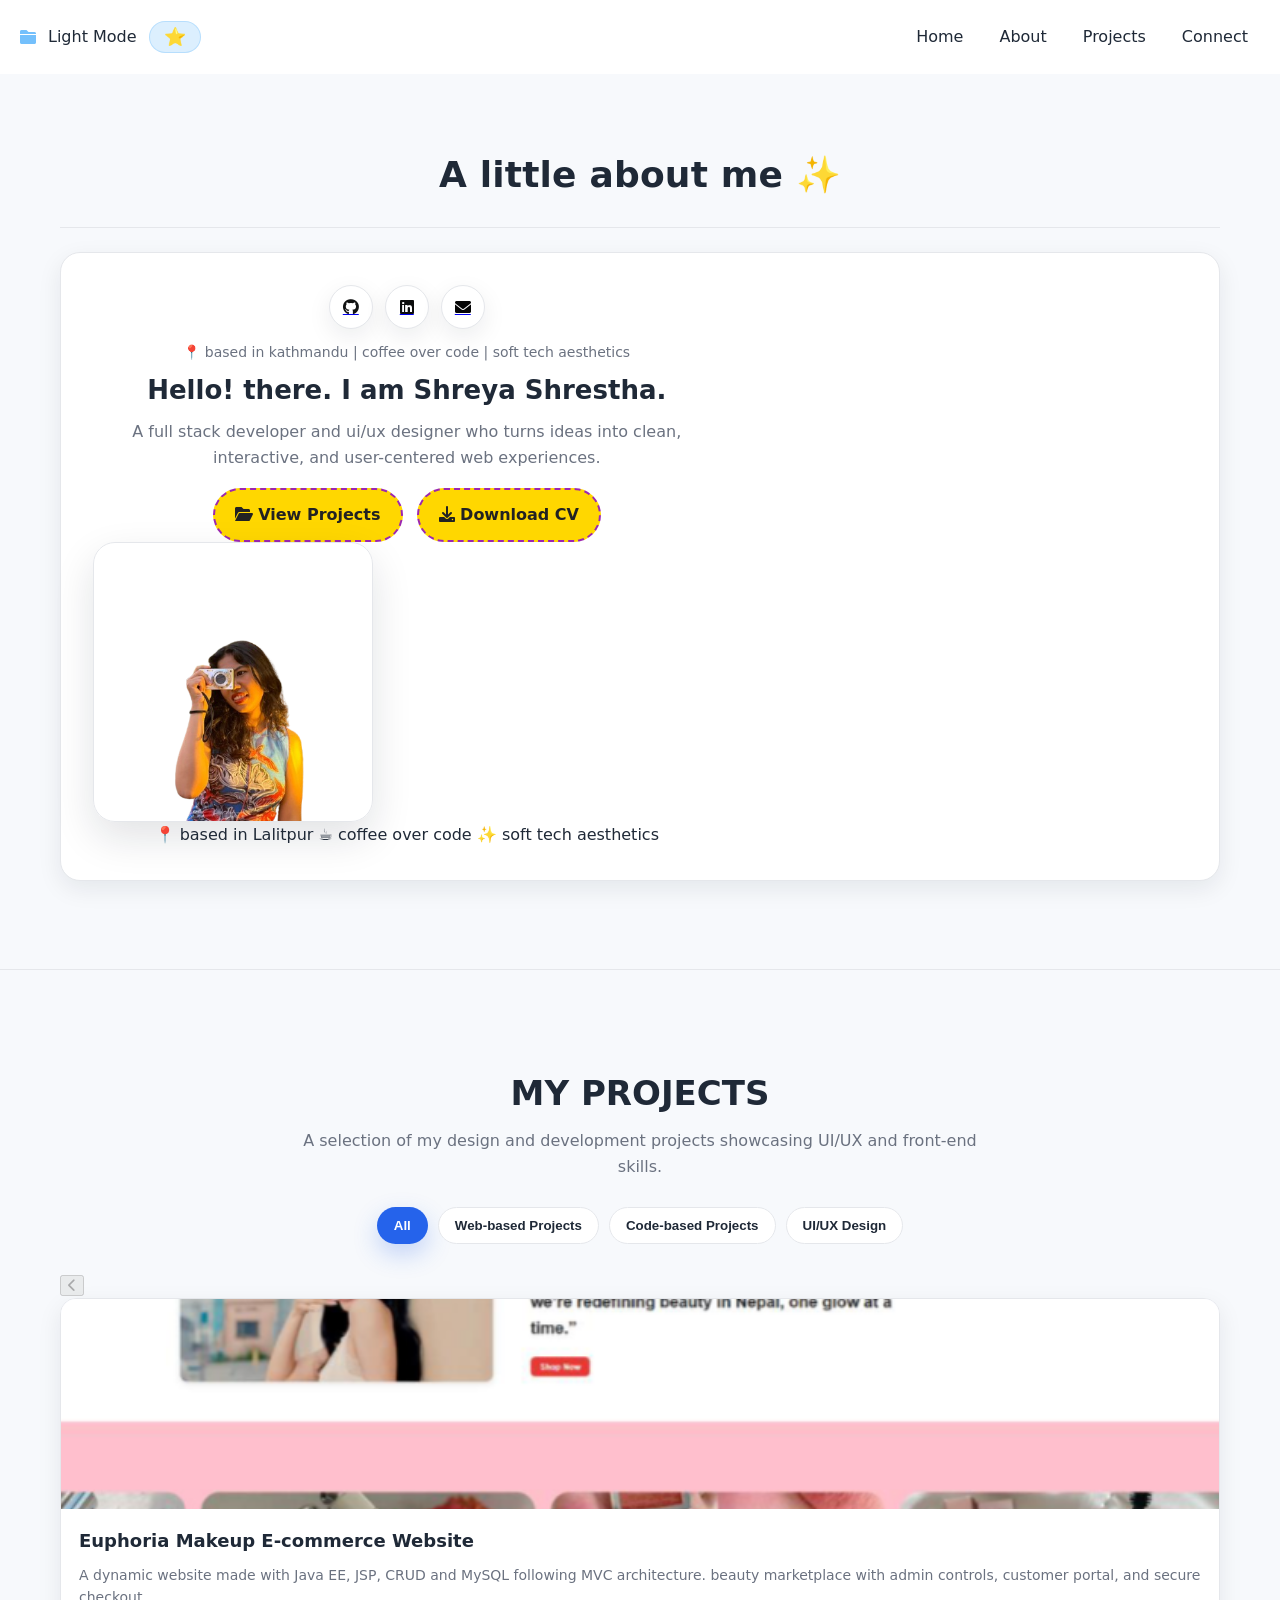
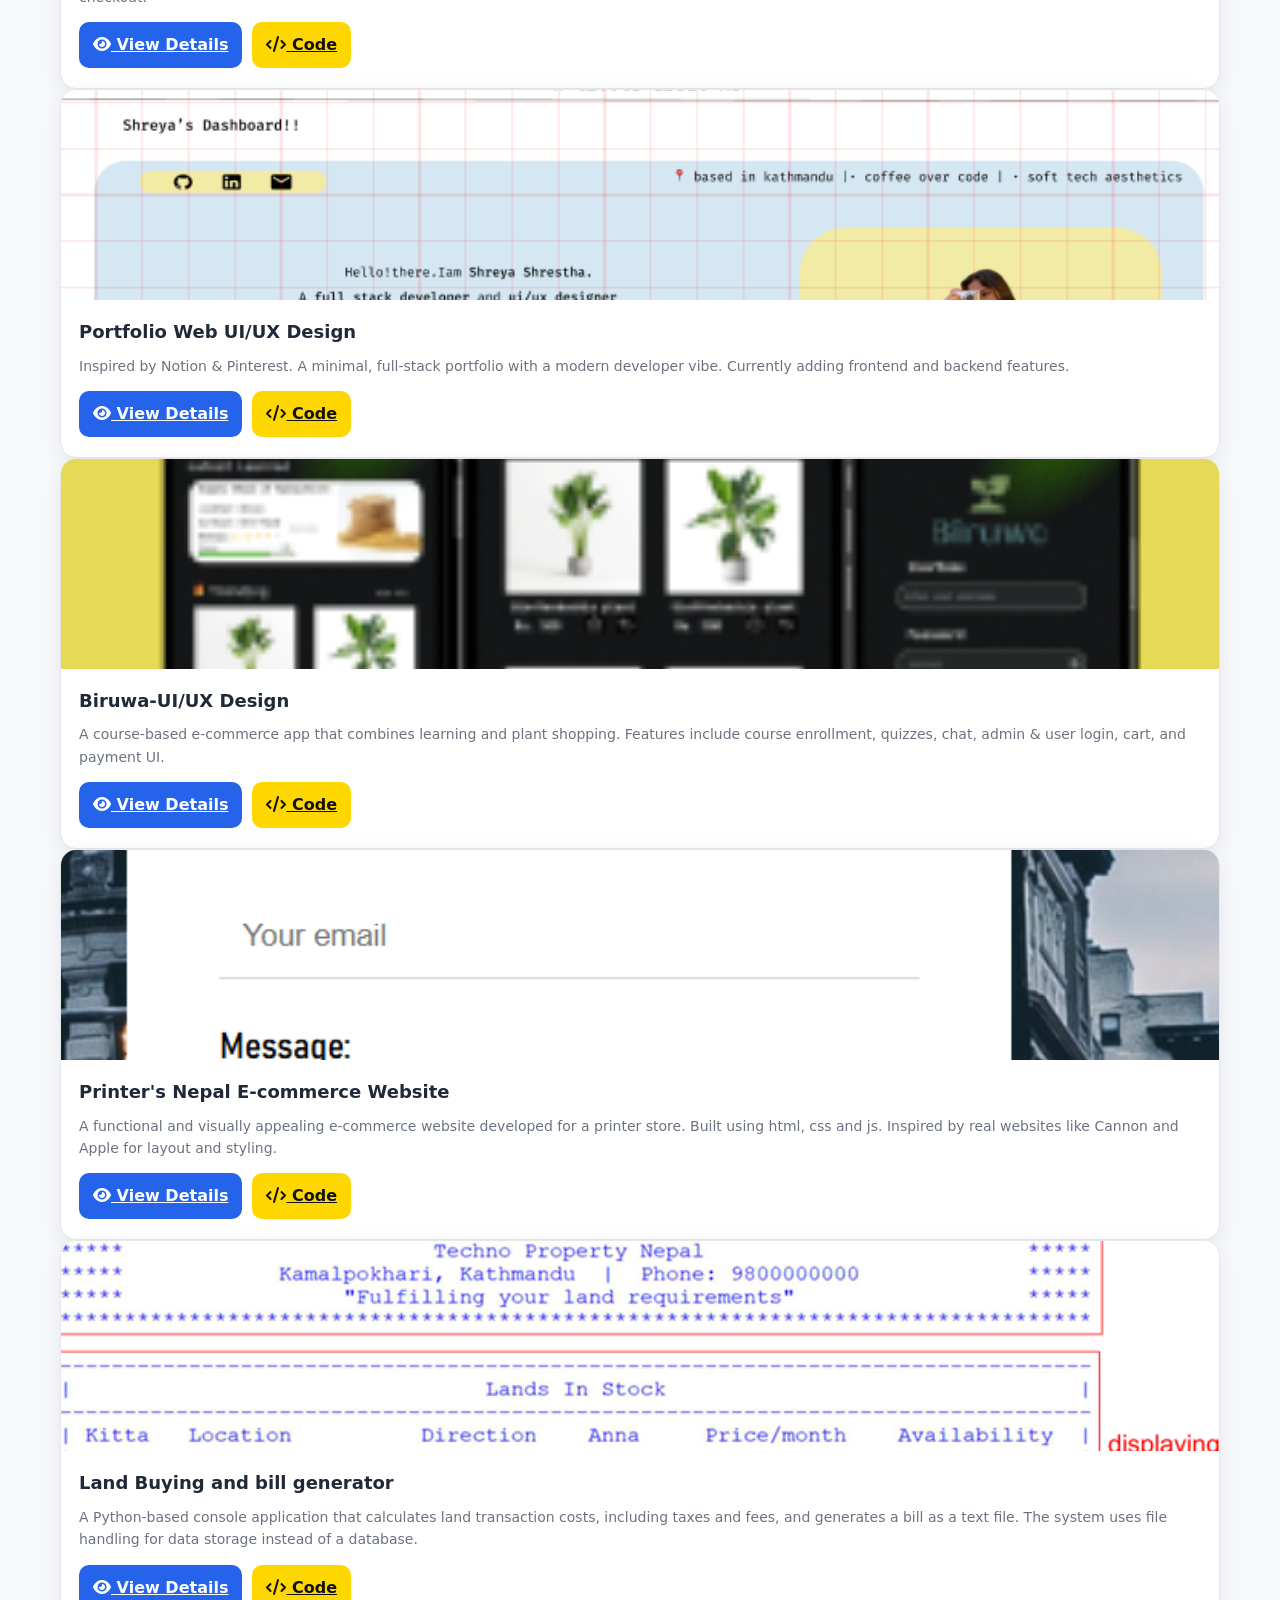
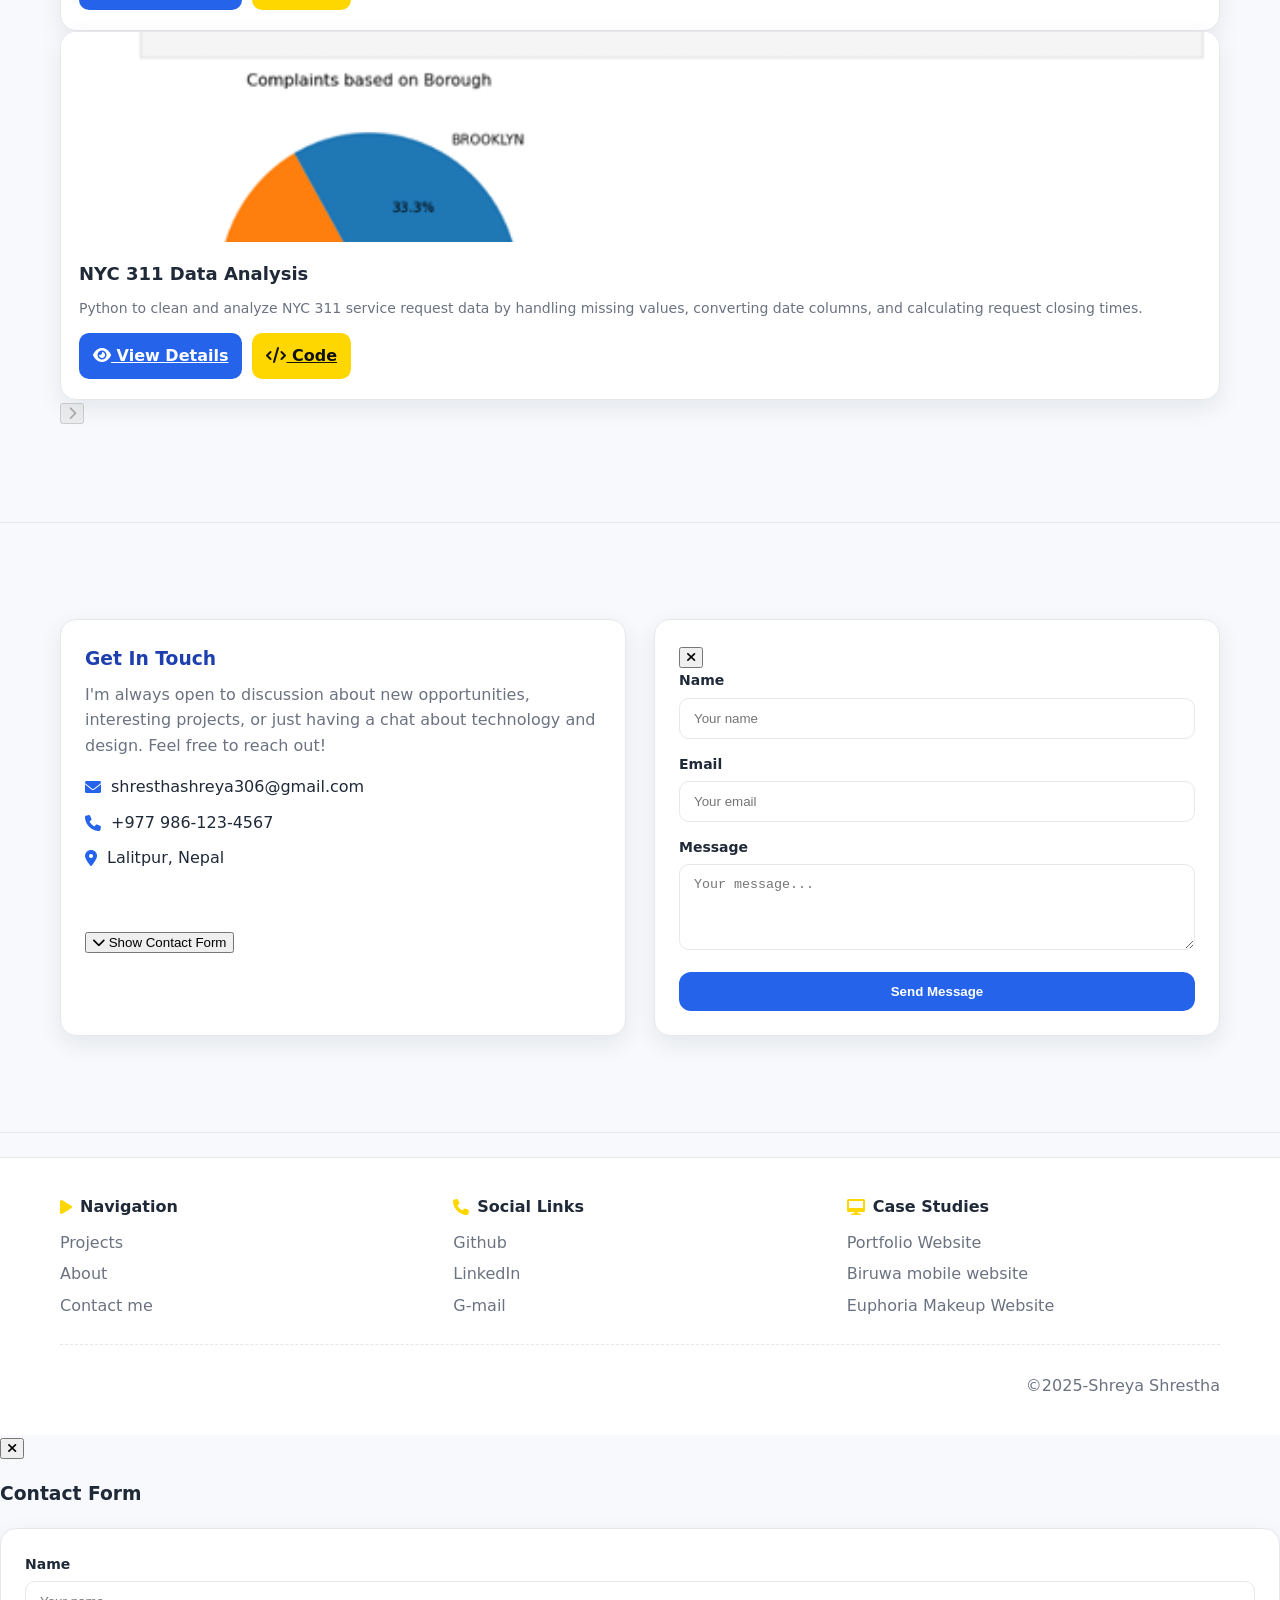
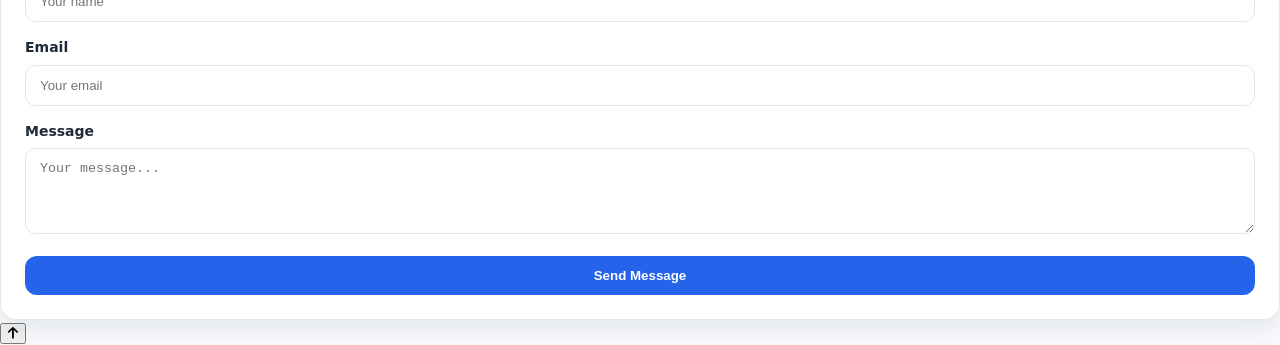
<file: index.html>
<!DOCTYPE html>
<html lang="en">
<head>
    <meta charset="UTF-8">
    <meta name="viewport" content="width=device-width, initial-scale=1.0">
    <title>Shreya Shrestha - Portfolio</title>
    <link rel="stylesheet" href="styles.css">
    <link href="https://cdnjs.cloudflare.com/ajax/libs/font-awesome/6.0.0/css/all.min.css" rel="stylesheet">
    <link rel="preconnect" href="https://fonts.googleapis.com">
    <link rel="preconnect" href="https://fonts.gstatic.com" crossorigin>
    <link href="https://fonts.googleapis.com/css2?family=Fira+Mono:wght@400;500;700&display=swap" rel="stylesheet">
</head>
<body>
    <!-- Header Navigation -->
    <header class="header">
        <div class="nav-container">
            <div style="display: flex; align-items: center; gap: 12px;">
                <i class="fa-solid fa-folder" style="color: #74C0FC;"></i>
                <span>Mode</span>
                <div class="toggle-container">
                    <input type="checkbox" id="modeToggle" />
                    <label for="modeToggle" class="toggle">
                        <span class="star">⭐</span>
                    </label>
                </div>
            </div>
            
            <!-- Hamburger Menu Button -->
            <div class="hamburger-menu">
                <div class="hamburger-icon">
                    <span></span>
                    <span></span>
                    <span></span>
                </div>
            </div>
            
            <nav class="nav-menu">
                <a href="index.html" class="nav-link">Home</a>
                <a href="#about" class="nav-link">About</a>
                <a href="#projects" class="nav-link">Projects</a>
                <a href="#contact" class="nav-link" id="connect">Connect</a>
            </nav>
        </div>
    </header>

    <!-- About Me Section -->
    <section id="about" class="about-section">
        <div class="container">
            
            <h2 class="section-title">A little about me ✨</h2>
            <hr class="simple-divider simple-divider--full">
            <div class="about-card">
                <div class="about-content">
                    <div class="about-text">
                         <div class="about-actions">
                        <div class="social-buttons">
                            <a href="https://github.com/shreyashrestha99?tab=repositories" target="_blank" rel="noopener" class="social-btn github">
                                <i class="fa-brands fa-github" style="color: #111212;"></i>
                            </a>
                            <a href="https://www.linkedin.com/in/shreya-shrestha-ab4462324/" target="_blank" rel="noopener" class="social-btn linkedin">
                                <i class="fa-brands fa-linkedin" style="color: #0c0d0d;"></i>
                            </a>
                            <a href="mailto:shresthashreya306@gmail.com" class="social-btn email">
                                <i class="fa-solid fa-envelope" style="color: #050505;"></i>
                            </a>
                            
                        </div>
                        <div class="short-info">
                            <span>📍 based in kathmandu | coffee over code | soft tech aesthetics</span>
                        </div>
                        <div class="bio-row">
                            <div class="bio-text">
                                <h3 class="no-animate">Hello! there. I am Shreya Shrestha.</h3>
                                <p>A full stack developer and ui/ux designer who turns ideas into clean, interactive, and user-centered web experiences.</p>
                                <div class="action-buttons">
                                    <a href="https://github.com/shreyashrestha99?tab=repositories" target="_blank" rel="noopener" class="action-btn">
                                        <i class="fa-solid fa-folder-open"></i>
                                        <span>View Projects</span>
                                    </a>
                                    <a href="assets/shreya%20shrestha.cv.pdf" target="_blank" rel="noopener" class="action-btn">
                                        <i class="fa-solid fa-download"></i>
                                        <span>Download CV</span>
                                    </a>
                                </div>
                            </div>
                            <div class="profile-image">
                                <div class="flip-container">
                                    <div class="flipper">
                                        <div class="front">
                                            <img src="images/picture7.png" alt="Shreya Shrestha">
                                        </div>
                                        <div class="back">
                                            <div class="back-content">
                                                <span>📍 based in Lalitpur</span>
                                                <span>☕ coffee over code</span>
                                                <span>✨ soft tech aesthetics</span>
                                            </div>
                                        </div>
                                    </div>
                                </div>
                            </div>
                        </div>
                        
                    </div>
                    </div>
                </div>
            </div>
        </div>
    </section>
    <hr class="simple-divider simple-divider--full">

    <!-- Projects Section -->
    <section id="projects" class="projects-section projects-section--compact">
        <div class="container">
            <div class="projects-header">
                <h2>MY PROJECTS</h2>
                <p>A selection of my design and development projects showcasing UI/UX and front-end skills.</p>
            </div>
            
            <div class="project-filters">
                <button class="filter-btn active" data-filter="all">All</button>
                <button class="filter-btn" data-filter="web">Web-based Projects</button>
                <button class="filter-btn" data-filter="code">Code-based Projects</button>
                <button class="filter-btn" data-filter="design">UI/UX Design</button>
            </div>

            <div class="projects-container">
                <button class="nav-btn nav-btn-left" id="navLeft">
                    <i class="fa-solid fa-chevron-left"></i>
                </button>
                
                <div class="projects-row">
                    <div class="project-card" data-category="web">
                        <div class="project-image">
                            <img src="images/picture4.png" alt="Euphoria Makeup">
                        </div>
                        <div class="project-content">
                            <h3>Euphoria Makeup E-commerce Website</h3>
                            <p>A dynamic website made with Java EE, JSP, CRUD and MySQL following MVC architecture. beauty marketplace with admin controls, customer portal, and secure checkout.</p>
                            <div class="project-buttons">
                                <a href="project-euphoria.html" class="btn btn-primary">
                                    <i class="fa-solid fa-eye"></i>
                                    View Details
                                </a>
                                <a href="https://github.com/shreyashrestha99/Euphoria" target="_blank" rel="noopener" class="btn btn-secondary">
                                    <i class="fa-solid fa-code"></i>
                                    Code
                                </a>
                            </div>
                        </div>
                    </div>

                    <div class="project-card" data-category="web design">
                        <div class="project-image">
                            <img src="images/picture3.png" alt="Portfolio Design">
                        </div>
                        <div class="project-content">
                            <h3>Portfolio Web UI/UX Design</h3>
                            <p>Inspired by Notion & Pinterest. A minimal, full-stack portfolio with a modern developer vibe. Currently adding frontend and backend features.</p>
                            <div class="project-buttons">
                                <a href="project-portfolio.html" class="btn btn-primary">
                                    <i class="fa-solid fa-eye"></i>
                                    View Details
                                </a>
                                <a href="https://github.com/shreyashrestha99?tab=repositories" target="_blank" rel="noopener" class="btn btn-secondary">
                                    <i class="fa-solid fa-code"></i>
                                    Code
                                </a>
                            </div>
                        </div>
                    </div>

                    <div class="project-card" data-category="design">
                        <div class="project-image">
                            <img src="images/picture8.png" alt="Biruwa App">
                        </div>
                        <div class="project-content">
                            <h3>Biruwa-UI/UX Design</h3>
                            <p>A course-based e-commerce app that combines learning and plant shopping. Features include course enrollment, quizzes, chat, admin & user login, cart, and payment UI.</p>
                            <div class="project-buttons">
                                <a href="project-biruwa.html" class="btn btn-primary">
                                    <i class="fa-solid fa-eye"></i>
                                    View Details
                                </a>
                                <a href="https://github.com/shreyashrestha99?tab=repositories" target="_blank" rel="noopener" class="btn btn-secondary">
                                    <i class="fa-solid fa-code"></i>
                                    Code
                                </a>
                            </div>
                        </div>
                    </div>

                    <div class="project-card" data-category="web">
                        <div class="project-image">
                            <img src="images/picture2.png" alt="Printer's Nepal">
                        </div>
                        <div class="project-content">
                            <h3>Printer's Nepal E-commerce Website</h3>
                            <p>A functional and visually appealing e-commerce website developed for a printer store. Built using html, css and js. Inspired by real websites like Cannon and Apple for layout and styling.</p>
                            <div class="project-buttons">
                                <a href="project-printers.html" class="btn btn-primary">
                                    <i class="fa-solid fa-eye"></i>
                                    View Details
                                </a>
                                <a href="https://github.com/shreyashrestha99/Printers-nepal-ecommerce" target="_blank" rel="noopener" class="btn btn-secondary">
                                    <i class="fa-solid fa-code"></i>
                                    Code
                                </a>
                            </div>
                        </div>
                    </div>

                    <div class="project-card" data-category="code">
                        <div class="project-image">
                            <img src="images/picture6.png" alt="Land Buying App">
                        </div>
                        <div class="project-content">
                            <h3>Land Buying and bill generator</h3>
                            <p>A Python-based console application that calculates land transaction costs, including taxes and fees, and generates a bill as a text file. The system uses file handling for data storage instead of a database.</p>
                            <div class="project-buttons">
                                <a href="project-land.html" class="btn btn-primary">
                                    <i class="fa-solid fa-eye"></i>
                                    View Details
                                </a>
                                <a href="https://github.com/shreyashrestha99/Land-rental-system" target="_blank" rel="noopener" class="btn btn-secondary">
                                    <i class="fa-solid fa-code"></i>
                                    Code
                                </a>
                            </div>
                        </div>
                    </div>

                    <div class="project-card" data-category="code">
                        <div class="project-image">
                            <img src="images/picture5.png" alt="NYC Data Analysis">
                        </div>
                        <div class="project-content">
                            <h3>NYC 311 Data Analysis</h3>
                            <p>Python to clean and analyze NYC 311 service request data by handling missing values, converting date columns, and calculating request closing times.</p>
                            <div class="project-buttons">
                                <a href="project-nyc311.html" class="btn btn-primary">
                                    <i class="fa-solid fa-eye"></i>
                                    View Details
                                </a>
                                <a href="https://github.com/shreyashrestha99?tab=repositories" target="_blank" rel="noopener" class="btn btn-secondary">
                                    <i class="fa-solid fa-code"></i>
                                    Code
                                </a>
                            </div>
                        </div>
                    </div>
                </div>
                
                <button class="nav-btn nav-btn-right" id="navRight">
                    <i class="fa-solid fa-chevron-right"></i>
                </button>
            </div>
        </div>
    </section>
    <hr class="simple-divider simple-divider--full">
     <!-- Contact Me Section (Added above About Me as requested) -->
    <section class="contact-section" id="contact">
        <div class="container">
            <div class="contact-container">
                <div class="contact-card">
                    <h3>Get In Touch</h3>
                    <p>I'm always open to discussion about new opportunities, interesting projects, or just having a chat about technology and design. Feel free to reach out!</p>
                    <div class="contact-details">
                        <div class="contact-item">
                            <i class="fa-solid fa-envelope"></i>
                            <span>shresthashreya306@gmail.com</span>
                        </div>
                        <div class="contact-item">
                            <i class="fa-solid fa-phone"></i>
                            <span>+977 986-123-4567</span>
                        </div>
                        <div class="contact-item">
                            <i class="fa-solid fa-location-dot"></i>
                            <span>Lalitpur, Nepal</span>
                        </div>
                    </div>
                    <div class="social-links">
                        <a href="#" class="social-link"><i class="fa-brands fa-github"></i></a>
                        <a href="#" class="social-link"><i class="fa-brands fa-linkedin"></i></a>
                        <a href="#" class="social-link"><i class="fa-brands fa-twitter"></i></a>
                    </div>
                    <div class="form-toggle">
                        <button type="button" class="toggle-arrow" id="toggleForm">
                            <i class="fa-solid fa-chevron-down"></i>
                            <span>Show Contact Form</span>
                        </button>
                    </div>
                </div>
                <div class="contact-form-container">
                    <form class="contact-form" id="contactForm">
                        <button type="button" class="close-btn" id="closeContactFormDesktop">
                            <i class="fa-solid fa-times"></i>
                        </button>
                        <div class="form-group">
                            <label for="name">Name</label>
                            <input type="text" id="name" name="name" placeholder="Your name" required>
                        </div>
                        <div class="form-group">
                            <label for="email">Email</label>
                            <input type="email" id="email" name="email" placeholder="Your email" required>
                        </div>
                        <div class="form-group">
                            <label for="message">Message</label>
                            <textarea id="message" name="message" rows="4" placeholder="Your message..." required></textarea>
                        </div>
                        <button type="submit" class="submit-btn">Send Message</button>
                    </form>
                </div>
            </div>
        </div>
    </section>
    <hr>

    <!-- Footer -->
    <footer class="footer">
        <div class="container">
            <div class="footer-content">
                <div class="footer-section">
                    <h4><i class="fas fa-play"></i> Navigation</h4>
                    <ul>
                        <li><a href="#projects">Projects</a></li>
                        <li><a href="#about">About</a></li>
                        <li><a href="#contact">Contact me</a></li>
                    </ul>
                </div>
                <div class="footer-section">
                    <h4><i class="fas fa-phone"></i> Social Links</h4>
                    <ul>
                        <li><a href="https://github.com/shreyashrestha99?tab=repositories" target="_blank" rel="noopener">Github</a></li>
                        <li><a href="https://www.linkedin.com/in/shreya-shrestha-ab4462324/" target="_blank" rel="noopener">LinkedIn</a></li>
                        <li><a href="mailto:shresthashreya306@gmail.com">G-mail</a></li>
                    </ul>
                </div>
                <div class="footer-section">
                    <h4><i class="fas fa-desktop"></i> Case Studies</h4>
                    <ul>
                        <li><a href="project-portfolio.html">Portfolio Website</a></li>
                        <li><a href="project-biruwa.html">Biruwa mobile website</a></li>
                        <li><a href="project-euphoria.html">Euphoria Makeup Website</a></li>
                    </ul>
                </div>
            </div>
            <div class="footer-bottom">
                <p>&copy;2025-Shreya Shrestha</p>
            </div>
        </div>
    </footer>
    
    <!-- Mobile Contact Form Overlay -->
    <div class="contact-form-overlay" id="contactFormOverlay">
        <div class="contact-form-mobile">
            <button class="close-btn" id="closeContactForm">
                <i class="fa-solid fa-times"></i>
            </button>
            <h3>Contact Form</h3>
            <form class="contact-form" id="contactFormMobile">
                <div class="form-group">
                    <label for="nameMobile">Name</label>
                    <input type="text" id="nameMobile" name="name" placeholder="Your name" required>
                </div>
                <div class="form-group">
                    <label for="emailMobile">Email</label>
                    <input type="email" id="emailMobile" name="email" placeholder="Your email" required>
                </div>
                <div class="form-group">
                    <label for="messageMobile">Message</label>
                    <textarea id="messageMobile" name="message" rows="4" placeholder="Your message..." required></textarea>
                </div>
                <button type="submit" class="submit-btn">Send Message</button>
            </form>
        </div>
    </div>
    
    <!-- Scroll to Top Button -->
    <button class="scroll-to-top" id="scrollToTop" title="Scroll to top">
        <i class="fa-solid fa-arrow-up"></i>
    </button>
    <script src="script.js"></script>
</body>
</html>
</file>
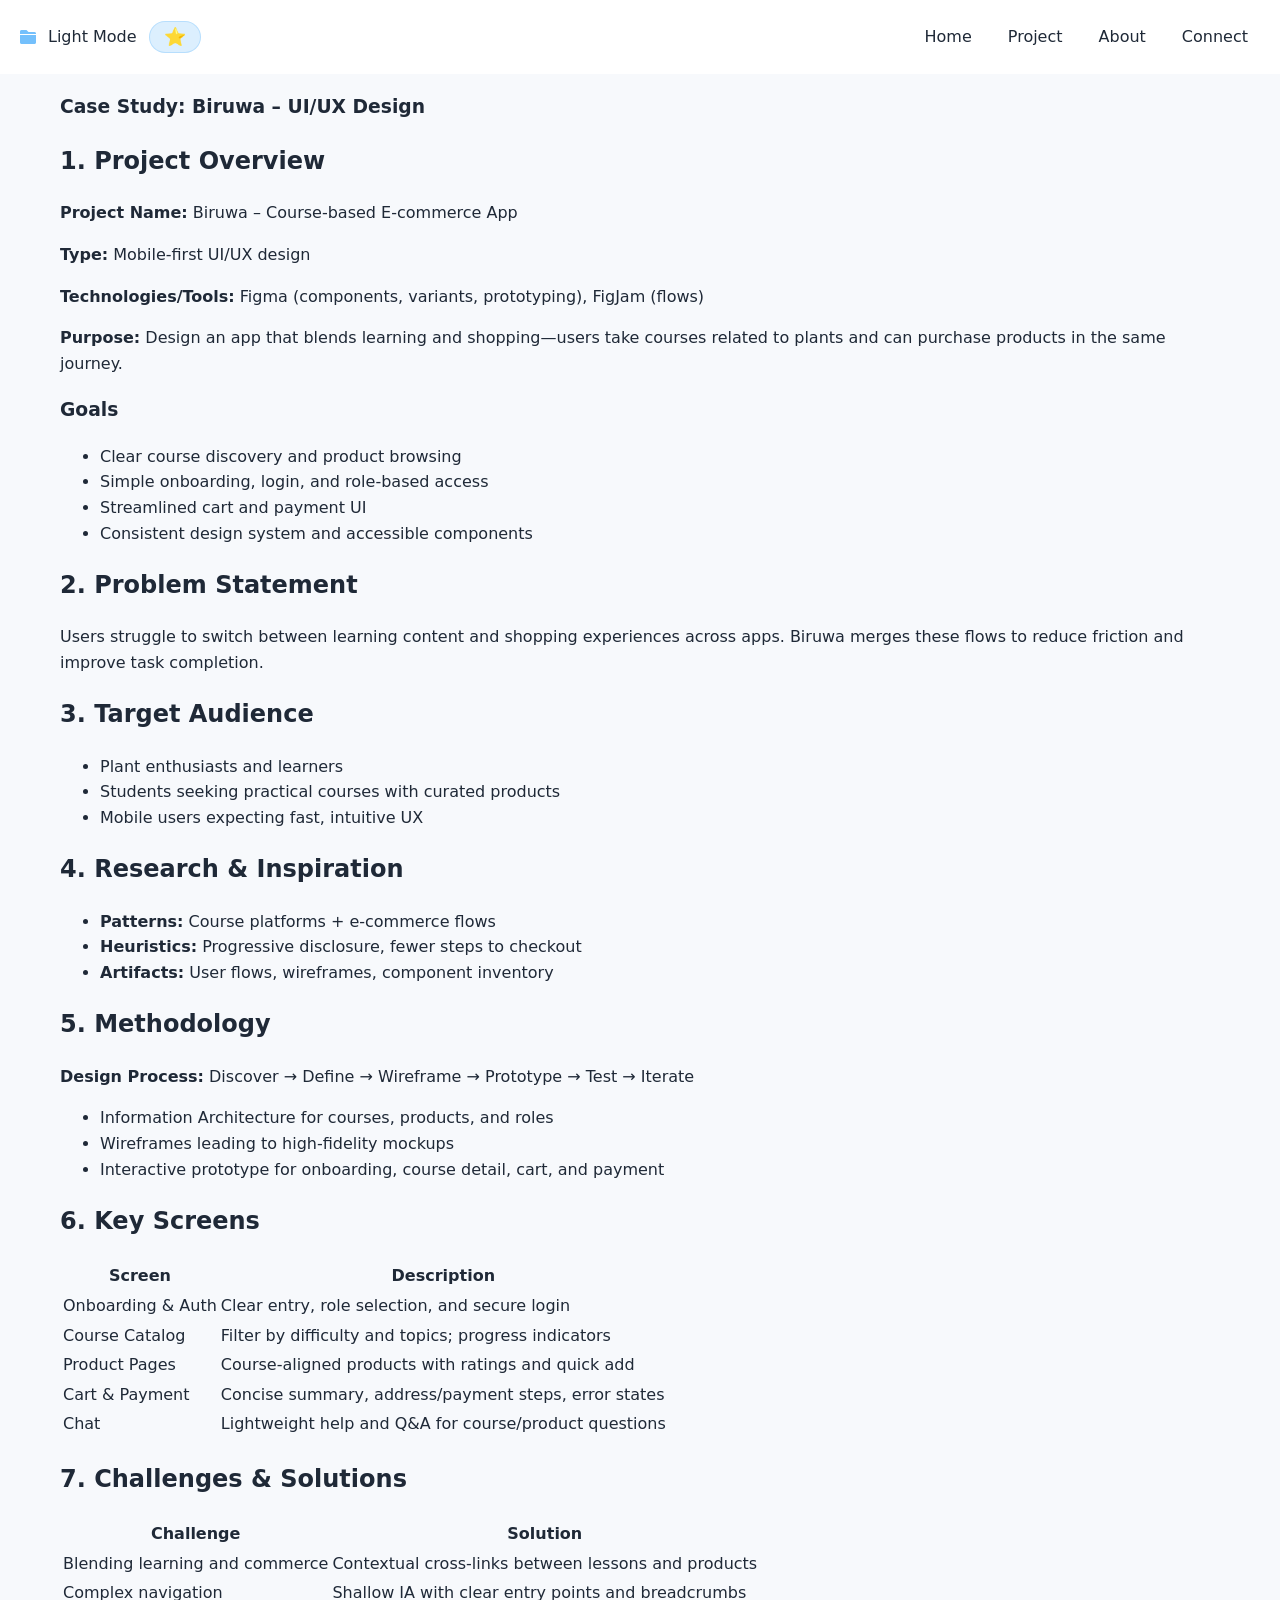
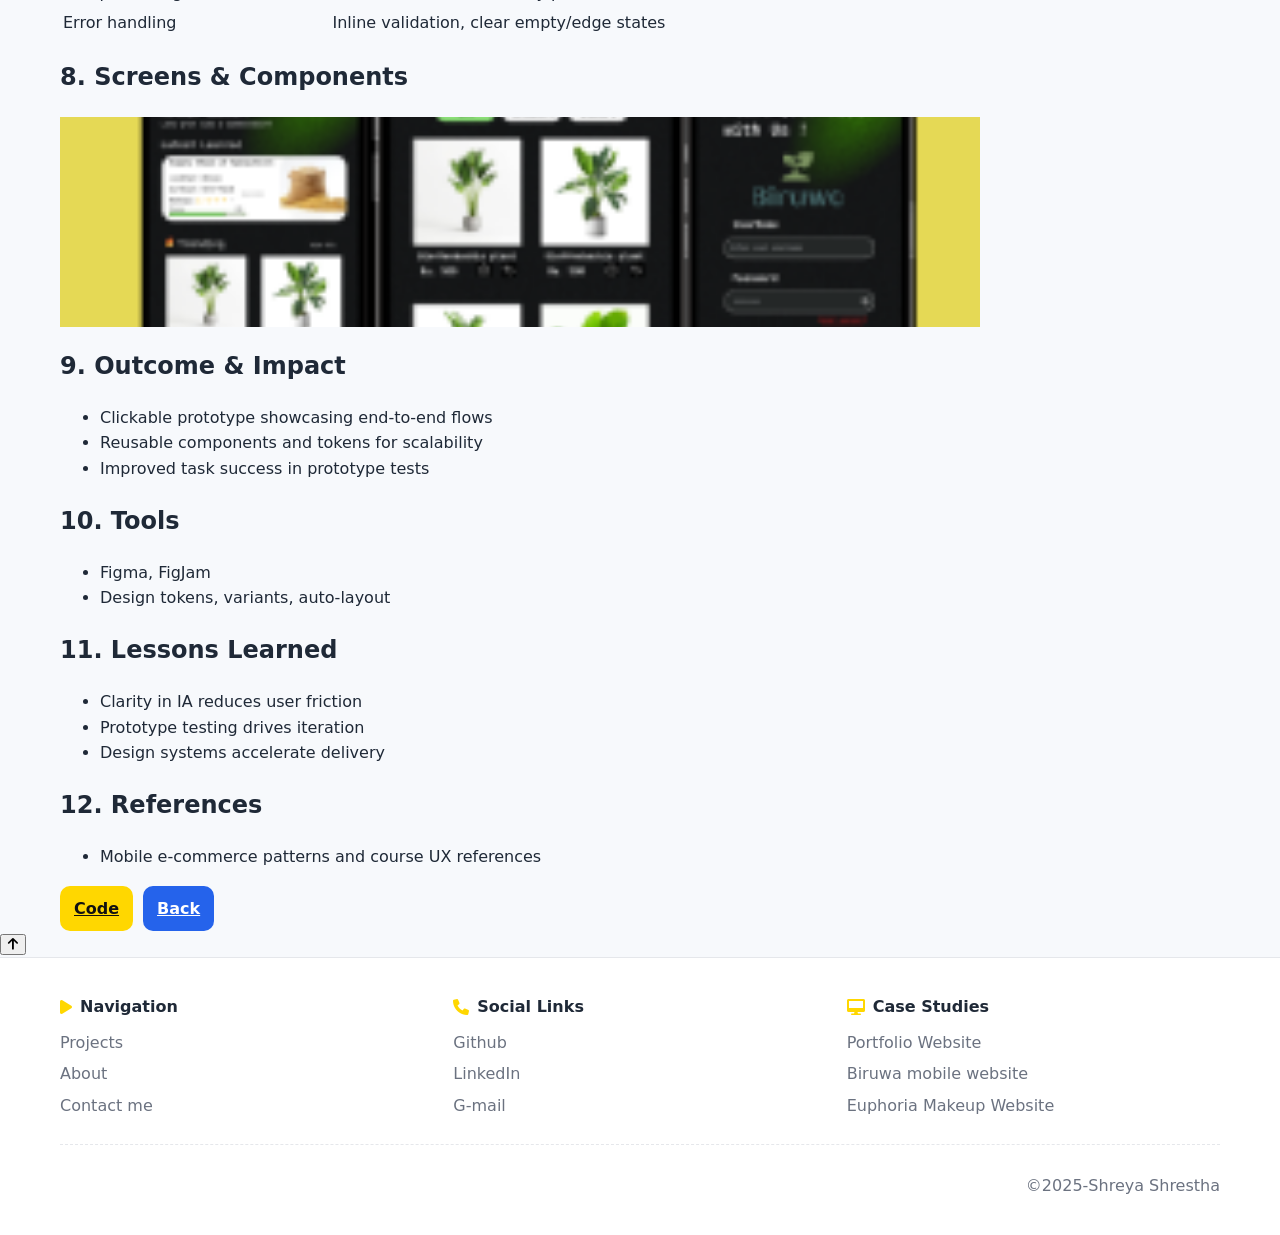
<file: project-biruwa.html>
<!DOCTYPE html>
<html lang="en">
<head>
    <meta charset="UTF-8">
    <meta name="viewport" content="width=device-width, initial-scale=1.0">
    <title>Biruwa – Project Details</title>
    <link rel="stylesheet" href="styles.css">
    <link href="https://cdnjs.cloudflare.com/ajax/libs/font-awesome/6.0.0/css/all.min.css" rel="stylesheet">
    <link rel="preconnect" href="https://fonts.googleapis.com">
    <link rel="preconnect" href="https://fonts.gstatic.com" crossorigin>
    <link href="https://fonts.googleapis.com/css2?family=Fira+Mono:wght@400;500;700&display=swap" rel="stylesheet">
</head>
<body>
    <!-- Header Navigation -->
    <header class="header">
        <div class="nav-container">
            <div style="display: flex; align-items: center; gap: 12px;">
                <i class="fa-solid fa-folder" style="color: #74C0FC;"></i>
                <span>Mode</span>
                <div class="toggle-container">
                    <input type="checkbox" id="modeToggle" />
                    <label for="modeToggle" class="toggle">
                        <span class="star">⭐</span>
                    </label>
                </div>
            </div>
            
            <div class="hamburger-menu">
                <div class="hamburger-icon">
                    <span></span>
                    <span></span>
                    <span></span>
                </div>
            </div>
            
            <nav class="nav-menu">
                <a href="index.html" class="nav-link">Home</a>
                <a href="index.html#projects" class="nav-link">Project</a>
                <a href="index.html#about" class="nav-link">About</a>
                <a href="index.html#contact" class="nav-link">Connect</a>
            </nav>
        </div>
    </header>

    <section class="case-study">
        <div class="container">
            <div class="case-layout">
                <article class="case-content">
                    <h1>Case Study: Biruwa – UI/UX Design</h1>

                    <section id="overview">
                        <h2>1. Project Overview</h2>
                        <p><strong>Project Name:</strong> Biruwa – Course-based E‑commerce App</p>
                        <p><strong>Type:</strong> Mobile-first UI/UX design</p>
                        <p><strong>Technologies/Tools:</strong> Figma (components, variants, prototyping), FigJam (flows)</p>
                        <p><strong>Purpose:</strong> Design an app that blends learning and shopping—users take courses related to plants and can purchase products in the same journey.</p>
                        <h3>Goals</h3>
                        <ul>
                            <li>Clear course discovery and product browsing</li>
                            <li>Simple onboarding, login, and role-based access</li>
                            <li>Streamlined cart and payment UI</li>
                            <li>Consistent design system and accessible components</li>
                        </ul>
                    </section>

                    <section id="problem">
                        <h2>2. Problem Statement</h2>
                        <p>Users struggle to switch between learning content and shopping experiences across apps. Biruwa merges these flows to reduce friction and improve task completion.</p>
                    </section>

                    <section id="audience">
                        <h2>3. Target Audience</h2>
                        <ul>
                            <li>Plant enthusiasts and learners</li>
                            <li>Students seeking practical courses with curated products</li>
                            <li>Mobile users expecting fast, intuitive UX</li>
                        </ul>
                    </section>

                    <section id="research">
                        <h2>4. Research & Inspiration</h2>
                        <ul>
                            <li><strong>Patterns:</strong> Course platforms + e‑commerce flows</li>
                            <li><strong>Heuristics:</strong> Progressive disclosure, fewer steps to checkout</li>
                            <li><strong>Artifacts:</strong> User flows, wireframes, component inventory</li>
                        </ul>
                    </section>

                    <section id="methodology">
                        <h2>5. Methodology</h2>
                        <p><strong>Design Process:</strong> Discover → Define → Wireframe → Prototype → Test → Iterate</p>
                        <ul>
                            <li>Information Architecture for courses, products, and roles</li>
                            <li>Wireframes leading to high‑fidelity mockups</li>
                            <li>Interactive prototype for onboarding, course detail, cart, and payment</li>
                        </ul>
                    </section>

                    <section id="features">
                        <h2>6. Key Screens</h2>
                        <table class="case-table">
                            <thead><tr><th>Screen</th><th>Description</th></tr></thead>
                            <tbody>
                                <tr><td>Onboarding & Auth</td><td>Clear entry, role selection, and secure login</td></tr>
                                <tr><td>Course Catalog</td><td>Filter by difficulty and topics; progress indicators</td></tr>
                                <tr><td>Product Pages</td><td>Course‑aligned products with ratings and quick add</td></tr>
                                <tr><td>Cart & Payment</td><td>Concise summary, address/payment steps, error states</td></tr>
                                <tr><td>Chat</td><td>Lightweight help and Q&A for course/product questions</td></tr>
                            </tbody>
                        </table>
                    </section>

                    <section id="challenges">
                        <h2>7. Challenges & Solutions</h2>
                        <table class="case-table">
                            <thead><tr><th>Challenge</th><th>Solution</th></tr></thead>
                            <tbody>
                                <tr><td>Blending learning and commerce</td><td>Contextual cross‑links between lessons and products</td></tr>
                                <tr><td>Complex navigation</td><td>Shallow IA with clear entry points and breadcrumbs</td></tr>
                                <tr><td>Error handling</td><td>Inline validation, clear empty/edge states</td></tr>
                            </tbody>
                        </table>
                    </section>

                    <section id="screenshots">
                        <h2>8. Screens & Components</h2>
                        <div class="project-image" style="max-width: 920px; margin: 12px 0;">
                            <img src="images/picture8.png" alt="Biruwa UI previews" />
                        </div>
                    </section>

                    <section id="outcome">
                        <h2>9. Outcome & Impact</h2>
                        <ul>
                            <li>Clickable prototype showcasing end‑to‑end flows</li>
                            <li>Reusable components and tokens for scalability</li>
                            <li>Improved task success in prototype tests</li>
                        </ul>
                    </section>

                    <section id="tools">
                        <h2>10. Tools</h2>
                        <ul>
                            <li>Figma, FigJam</li>
                            <li>Design tokens, variants, auto‑layout</li>
                        </ul>
                    </section>

                    <section id="lessons">
                        <h2>11. Lessons Learned</h2>
                        <ul>
                            <li>Clarity in IA reduces user friction</li>
                            <li>Prototype testing drives iteration</li>
                            <li>Design systems accelerate delivery</li>
                        </ul>
                    </section>

                    <section id="references">
                        <h2>12. References</h2>
                        <ul>
                            <li>Mobile e‑commerce patterns and course UX references</li>
                        </ul>
                    </section>

                    <section id="cta">
                        <div class="project-buttons" style="margin-top: 16px;">
                            <a href="https://github.com/shreyashrestha99?tab=repositories" target="_blank" rel="noopener" class="btn btn-secondary">Code</a>
                            <a href="index.html#projects" class="btn btn-primary">Back</a>
                        </div>
                    </section>
                </article>
            </div>
        </div>
    </section>
    
    <!-- Scroll to Top Button -->
    <button class="scroll-to-top" id="scrollToTop" title="Scroll to top">
        <i class="fas fa-arrow-up"></i>
    </button>
    
    <footer class="footer">
        <div class="container">
            <div class="footer-content">
                <div class="footer-section">
                    <h4><i class="fas fa-play"></i> Navigation</h4>
                    <ul>
                        <li><a href="index.html#projects">Projects</a></li>
                        <li><a href="index.html#about">About</a></li>
                        <li><a href="index.html#contact">Contact me</a></li>
                    </ul>
                </div>
                <div class="footer-section">
                    <h4><i class="fas fa-phone"></i> Social Links</h4>
                    <ul>
                        <li><a href="https://github.com/shreyashrestha99?tab=repositories" target="_blank" rel="noopener">Github</a></li>
                        <li><a href="https://www.linkedin.com/in/shreya-shrestha-ab4462324/" target="_blank" rel="noopener">LinkedIn</a></li>
                        <li><a href="mailto:shresthashreya306@gmail.com">G-mail</a></li>
                    </ul>
                </div>
                <div class="footer-section">
                    <h4><i class="fas fa-desktop"></i> Case Studies</h4>
                    <ul>
                        <li><a href="project-portfolio.html">Portfolio Website</a></li>
                        <li><a href="project-biruwa.html">Biruwa mobile website</a></li>
                        <li><a href="project-euphoria.html">Euphoria Makeup Website</a></li>
                    </ul>
                </div>
            </div>
            <div class="footer-bottom">
                <p>&copy;2025-Shreya Shrestha</p>
            </div>
        </div>
    </footer>

    <script src="script.js"></script>
    </body>
    </html>
</file>
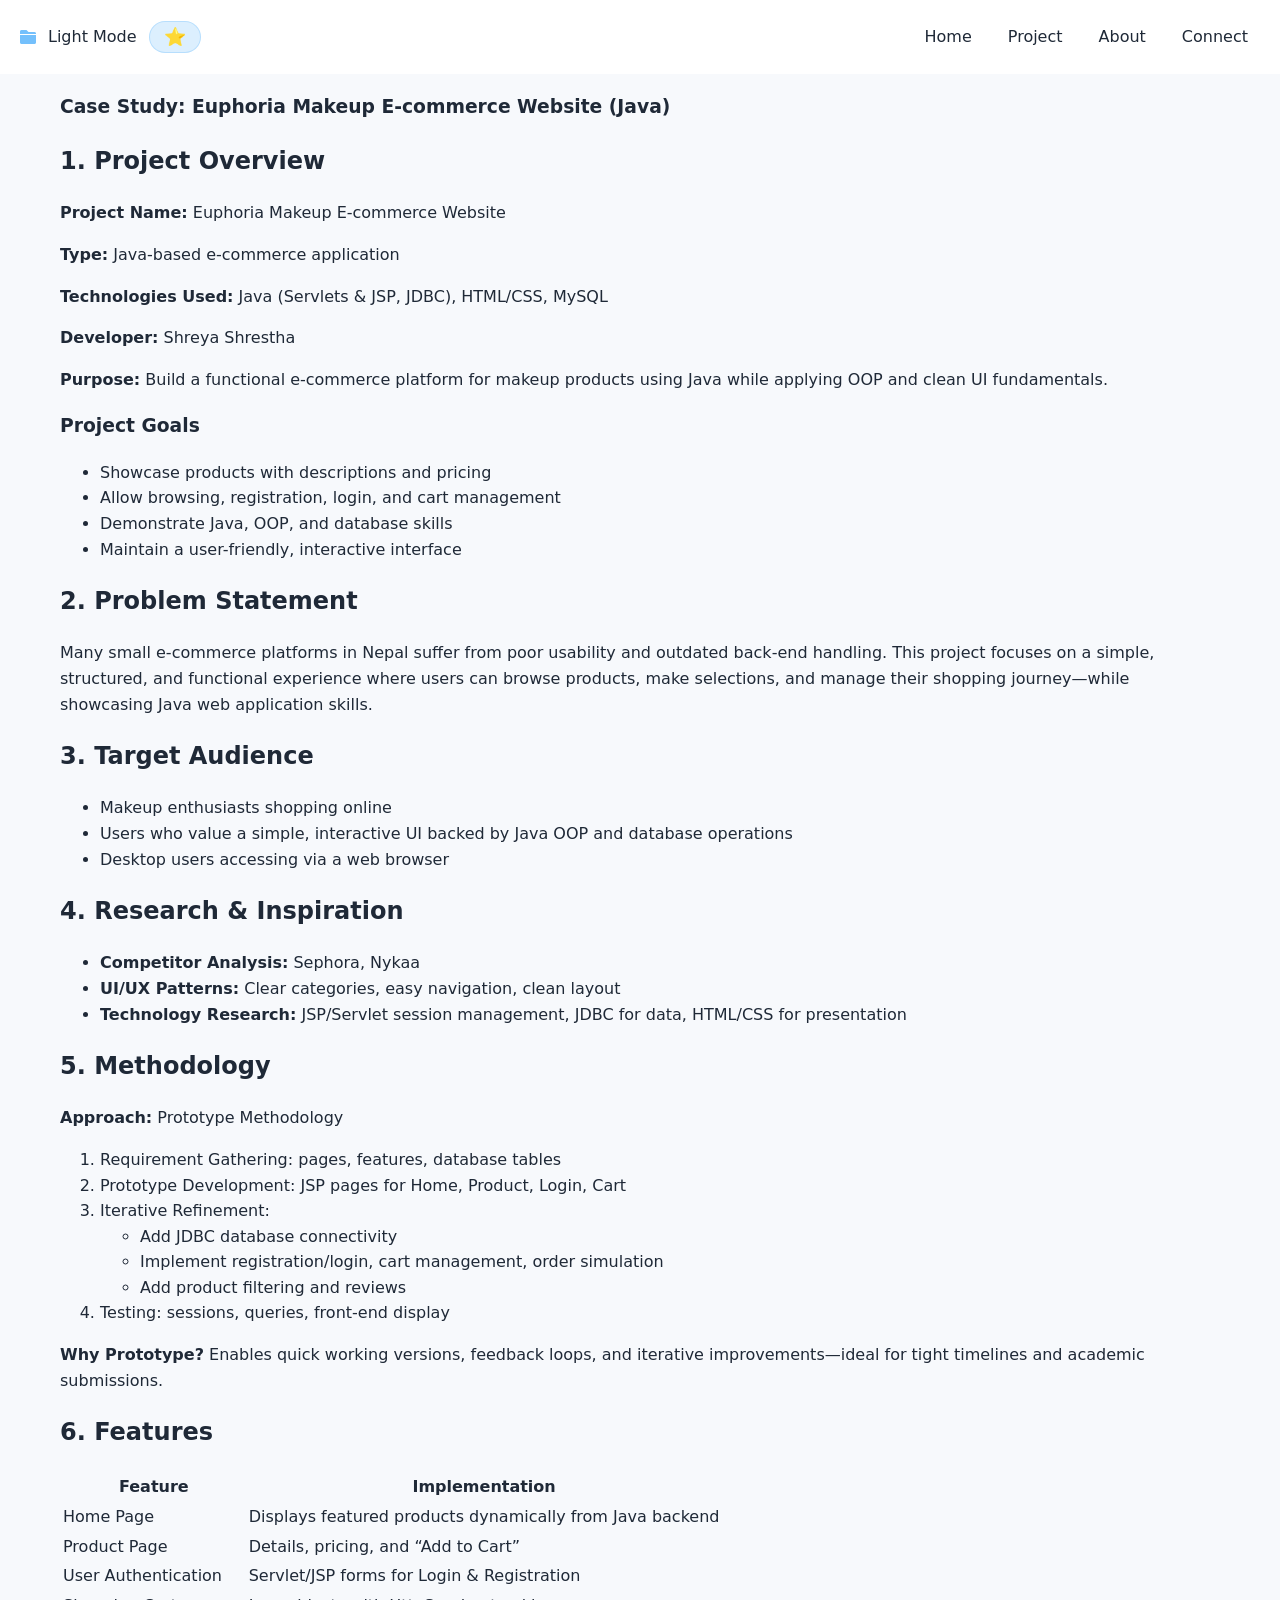
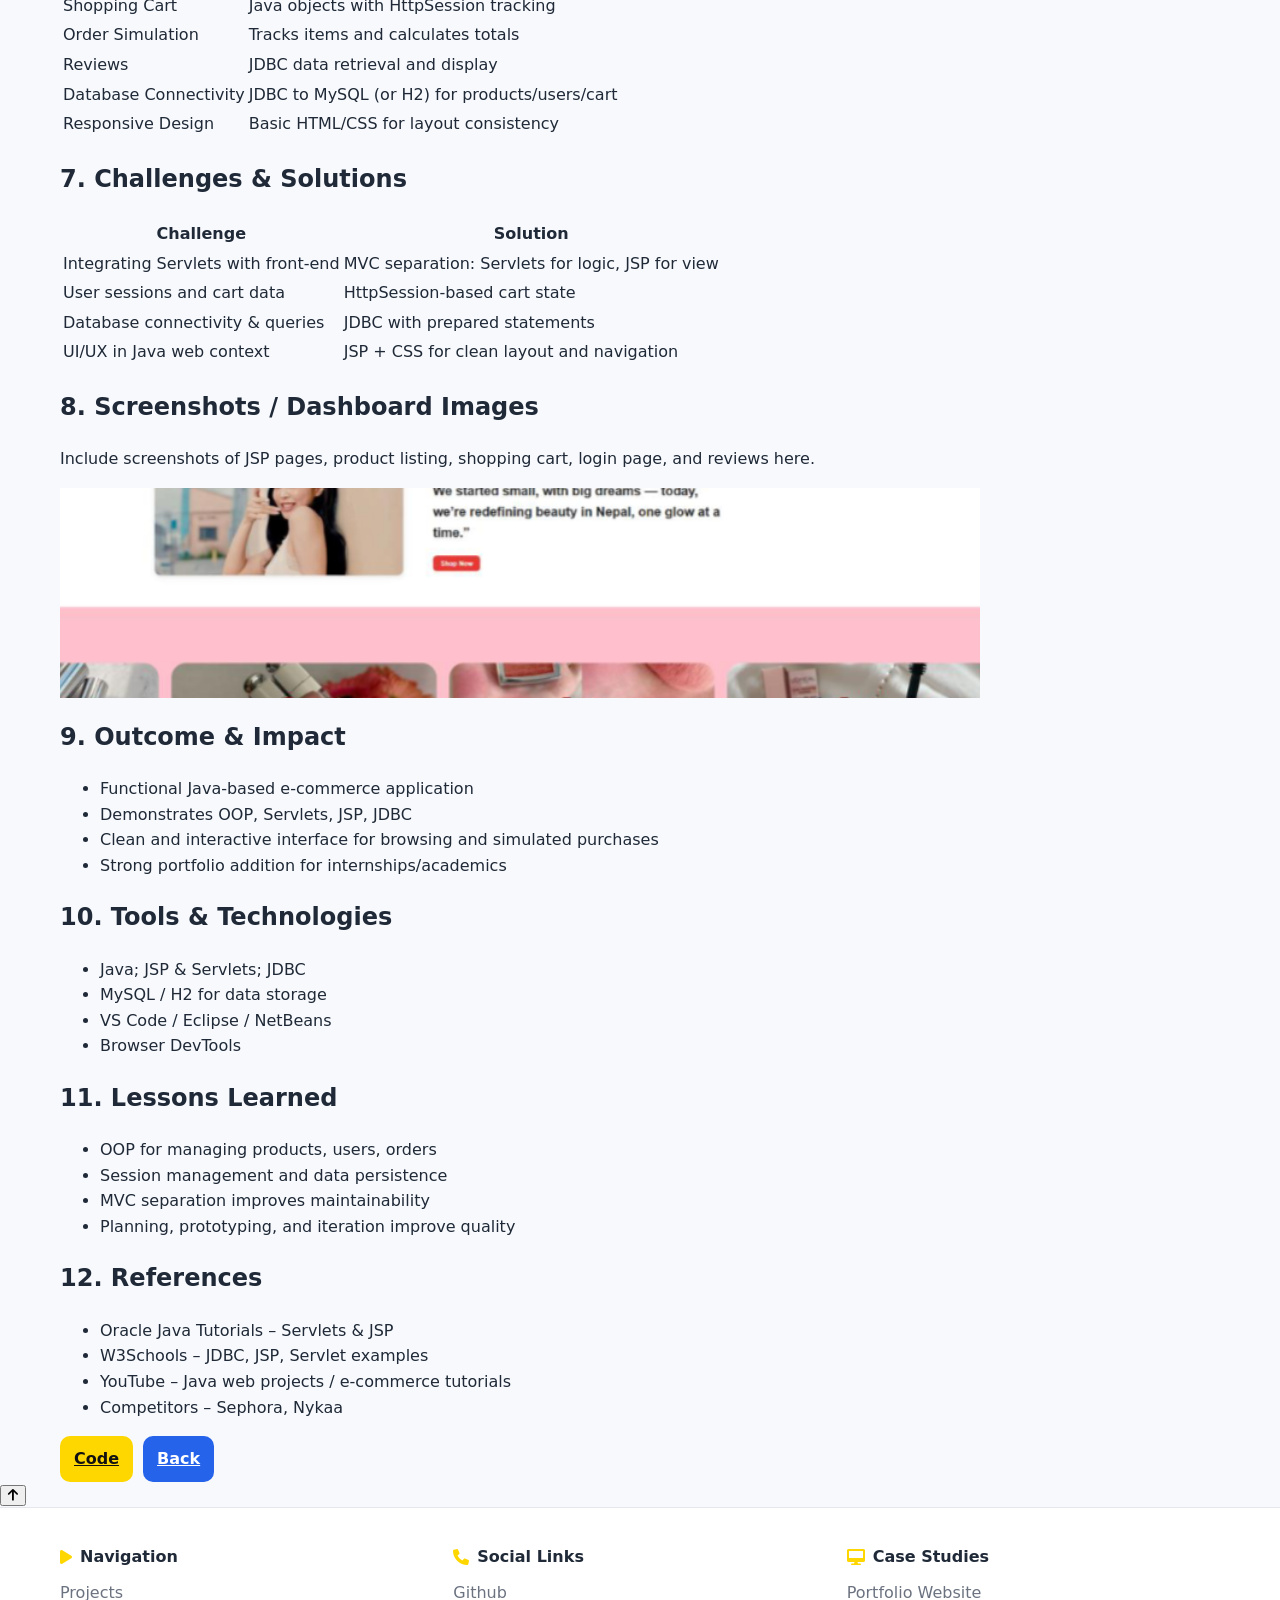
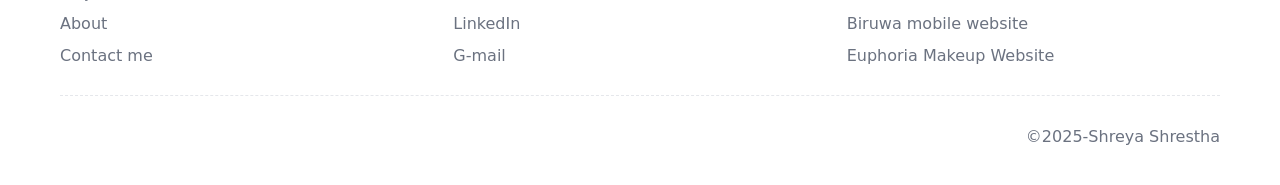
<file: project-euphoria.html>
<!DOCTYPE html>
<html lang="en">
<head>
    <meta charset="UTF-8">
    <meta name="viewport" style="width=device-width, initial-scale=1.0">
    <title>Euphoria Makeup – Project Details</title>
    <link rel="stylesheet" href="styles.css">
    <link href="https://cdnjs.cloudflare.com/ajax/libs/font-awesome/6.0.0/css/all.min.css" rel="stylesheet">
    <link rel="preconnect" href="https://fonts.googleapis.com">
    <link rel="preconnect" href="https://fonts.gstatic.com" crossorigin>
    <link href="https://fonts.googleapis.com/css2?family=Fira+Mono:wght@400;500;700&display=swap" rel="stylesheet">
</head>
<body>
    <!-- Header Navigation -->
    <header class="header">
        <div class="nav-container">
            <div style="display: flex; align-items: center; gap: 12px;">
                <i class="fa-solid fa-folder" style="color: #74C0FC;"></i>
                <span>Mode</span>
                <div class="toggle-container">
                    <input type="checkbox" id="modeToggle" />
                    <label for="modeToggle" class="toggle">
                        <span class="star">⭐</span>
                    </label>
                </div>
            </div>
            
            <div class="hamburger-menu">
                <div class="hamburger-icon">
                    <span></span>
                    <span></span>
                    <span></span>
                </div>
            </div>
            
            <nav class="nav-menu">
                <a href="index.html" class="nav-link">Home</a>
                <a href="index.html#projects" class="nav-link">Project</a>
                <a href="index.html#about" class="nav-link">About</a>
                <a href="index.html#contact" class="nav-link">Connect</a>
            </nav>
        </div>
    </header>

    <section class="case-study">
        <div class="container">
            <div class="case-layout">
                <article class="case-content">
                    <h1>Case Study: Euphoria Makeup E-commerce Website (Java)</h1>

                    <section id="overview">
                        <h2>1. Project Overview</h2>
                        <p><strong>Project Name:</strong> Euphoria Makeup E-commerce Website</p>
                        <p><strong>Type:</strong> Java-based e-commerce application</p>
                        <p><strong>Technologies Used:</strong> Java (Servlets & JSP, JDBC), HTML/CSS, MySQL</p>
                        <p><strong>Developer:</strong> Shreya Shrestha</p>
                        <p><strong>Purpose:</strong> Build a functional e-commerce platform for makeup products using Java while applying OOP and clean UI fundamentals.</p>
                        <h3>Project Goals</h3>
                        <ul>
                            <li>Showcase products with descriptions and pricing</li>
                            <li>Allow browsing, registration, login, and cart management</li>
                            <li>Demonstrate Java, OOP, and database skills</li>
                            <li>Maintain a user-friendly, interactive interface</li>
                        </ul>
                    </section>

                    <section id="problem">
                        <h2>2. Problem Statement</h2>
                        <p>Many small e-commerce platforms in Nepal suffer from poor usability and outdated back-end handling. This project focuses on a simple, structured, and functional experience where users can browse products, make selections, and manage their shopping journey—while showcasing Java web application skills.</p>
                    </section>

                    <section id="audience">
                        <h2>3. Target Audience</h2>
                        <ul>
                            <li>Makeup enthusiasts shopping online</li>
                            <li>Users who value a simple, interactive UI backed by Java OOP and database operations</li>
                            <li>Desktop users accessing via a web browser</li>
                        </ul>
                    </section>

                    <section id="research">
                        <h2>4. Research & Inspiration</h2>
                        <ul>
                            <li><strong>Competitor Analysis:</strong> Sephora, Nykaa</li>
                            <li><strong>UI/UX Patterns:</strong> Clear categories, easy navigation, clean layout</li>
                            <li><strong>Technology Research:</strong> JSP/Servlet session management, JDBC for data, HTML/CSS for presentation</li>
                        </ul>
                    </section>

                    <section id="methodology">
                        <h2>5. Methodology</h2>
                        <p><strong>Approach:</strong> Prototype Methodology</p>
                        <ol>
                            <li>Requirement Gathering: pages, features, database tables</li>
                            <li>Prototype Development: JSP pages for Home, Product, Login, Cart</li>
                            <li>Iterative Refinement:
                                <ul>
                                    <li>Add JDBC database connectivity</li>
                                    <li>Implement registration/login, cart management, order simulation</li>
                                    <li>Add product filtering and reviews</li>
                                </ul>
                            </li>
                            <li>Testing: sessions, queries, front-end display</li>
                        </ol>
                        <p><strong>Why Prototype?</strong> Enables quick working versions, feedback loops, and iterative improvements—ideal for tight timelines and academic submissions.</p>
                    </section>

                    <section id="features">
                        <h2>6. Features</h2>
                        <table class="case-table">
                            <thead>
                                <tr><th>Feature</th><th>Implementation</th></tr>
                            </thead>
                            <tbody>
                                <tr><td>Home Page</td><td>Displays featured products dynamically from Java backend</td></tr>
                                <tr><td>Product Page</td><td>Details, pricing, and “Add to Cart”</td></tr>
                                <tr><td>User Authentication</td><td>Servlet/JSP forms for Login & Registration</td></tr>
                                <tr><td>Shopping Cart</td><td>Java objects with HttpSession tracking</td></tr>
                                <tr><td>Order Simulation</td><td>Tracks items and calculates totals</td></tr>
                                <tr><td>Reviews</td><td>JDBC data retrieval and display</td></tr>
                                <tr><td>Database Connectivity</td><td>JDBC to MySQL (or H2) for products/users/cart</td></tr>
                                <tr><td>Responsive Design</td><td>Basic HTML/CSS for layout consistency</td></tr>
                            </tbody>
                        </table>
                    </section>

                    <section id="challenges">
                        <h2>7. Challenges & Solutions</h2>
                        <table class="case-table">
                            <thead>
                                <tr><th>Challenge</th><th>Solution</th></tr>
                            </thead>
                            <tbody>
                                <tr><td>Integrating Servlets with front-end</td><td>MVC separation: Servlets for logic, JSP for view</td></tr>
                                <tr><td>User sessions and cart data</td><td>HttpSession-based cart state</td></tr>
                                <tr><td>Database connectivity & queries</td><td>JDBC with prepared statements</td></tr>
                                <tr><td>UI/UX in Java web context</td><td>JSP + CSS for clean layout and navigation</td></tr>
                            </tbody>
                        </table>
                    </section>

                    <section id="screenshots">
                        <h2>8. Screenshots / Dashboard Images</h2>
                        <p>Include screenshots of JSP pages, product listing, shopping cart, login page, and reviews here.</p>
                        <div class="project-image" style="max-width: 920px; margin: 12px 0;">
                            <img src="images/picture4.png" alt="Euphoria Makeup screenshot" />
            </div>
                    </section>

                    <section id="outcome">
                        <h2>9. Outcome & Impact</h2>
                        <ul>
                            <li>Functional Java-based e-commerce application</li>
                            <li>Demonstrates OOP, Servlets, JSP, JDBC</li>
                            <li>Clean and interactive interface for browsing and simulated purchases</li>
                            <li>Strong portfolio addition for internships/academics</li>
                        </ul>
                    </section>

                    <section id="tools">
                        <h2>10. Tools & Technologies</h2>
                        <ul>
                            <li>Java; JSP & Servlets; JDBC</li>
                            <li>MySQL / H2 for data storage</li>
                            <li>VS Code / Eclipse / NetBeans</li>
                            <li>Browser DevTools</li>
                        </ul>
                    </section>

                    <section id="lessons">
                        <h2>11. Lessons Learned</h2>
                        <ul>
                            <li>OOP for managing products, users, orders</li>
                            <li>Session management and data persistence</li>
                            <li>MVC separation improves maintainability</li>
                            <li>Planning, prototyping, and iteration improve quality</li>
                        </ul>
                    </section>

                    <section id="references">
                        <h2>12. References</h2>
                        <ul>
                            <li>Oracle Java Tutorials – Servlets & JSP</li>
                            <li>W3Schools – JDBC, JSP, Servlet examples</li>
                            <li>YouTube – Java web projects / e-commerce tutorials</li>
                            <li>Competitors – Sephora, Nykaa</li>
                        </ul>
                    </section>

                    <section id="cta">
                        <div class="project-buttons" style="margin-top: 16px;">
                        <a href="https://github.com/shreyashrestha99/Euphoria" target="_blank" rel="noopener" class="btn btn-secondary">Code</a>
                        <a href="index.html#projects" class="btn btn-primary">Back</a>
                    </div>
                    </section>
                </article>
            </div>
        </div>
    </section>
    
    <!-- Scroll to Top Button -->
    <button class="scroll-to-top" id="scrollToTop" title="Scroll to top">
        <i class="fas fa-arrow-up"></i>
    </button>
    
    <footer class="footer">
        <div class="container">
            <div class="footer-content">
                <div class="footer-section">
                    <h4><i class="fas fa-play"></i> Navigation</h4>
                    <ul>
                        <li><a href="index.html#projects">Projects</a></li>
                        <li><a href="index.html#about">About</a></li>
                        <li><a href="index.html#contact">Contact me</a></li>
                    </ul>
                </div>
                <div class="footer-section">
                    <h4><i class="fas fa-phone"></i> Social Links</h4>
                    <ul>
                        <li><a href="https://github.com/shreyashrestha99?tab=repositories" target="_blank" rel="noopener">Github</a></li>
                        <li><a href="https://www.linkedin.com/in/shreya-shrestha-ab4462324/" target="_blank" rel="noopener">LinkedIn</a></li>
                        <li><a href="mailto:shresthashreya306@gmail.com">G-mail</a></li>
                    </ul>
                </div>
                <div class="footer-section">
                    <h4><i class="fas fa-desktop"></i> Case Studies</h4>
                    <ul>
                        <li><a href="project-portfolio.html">Portfolio Website</a></li>
                        <li><a href="project-biruwa.html">Biruwa mobile website</a></li>
                        <li><a href="project-euphoria.html">Euphoria Makeup Website</a></li>
                    </ul>
                </div>
            </div>
            <div class="footer-bottom">
                <p>&copy;2025-Shreya Shrestha</p>
            </div>
        </div>
    </footer>

    <script src="script.js"></script>
    </body>
    </html>
</file>
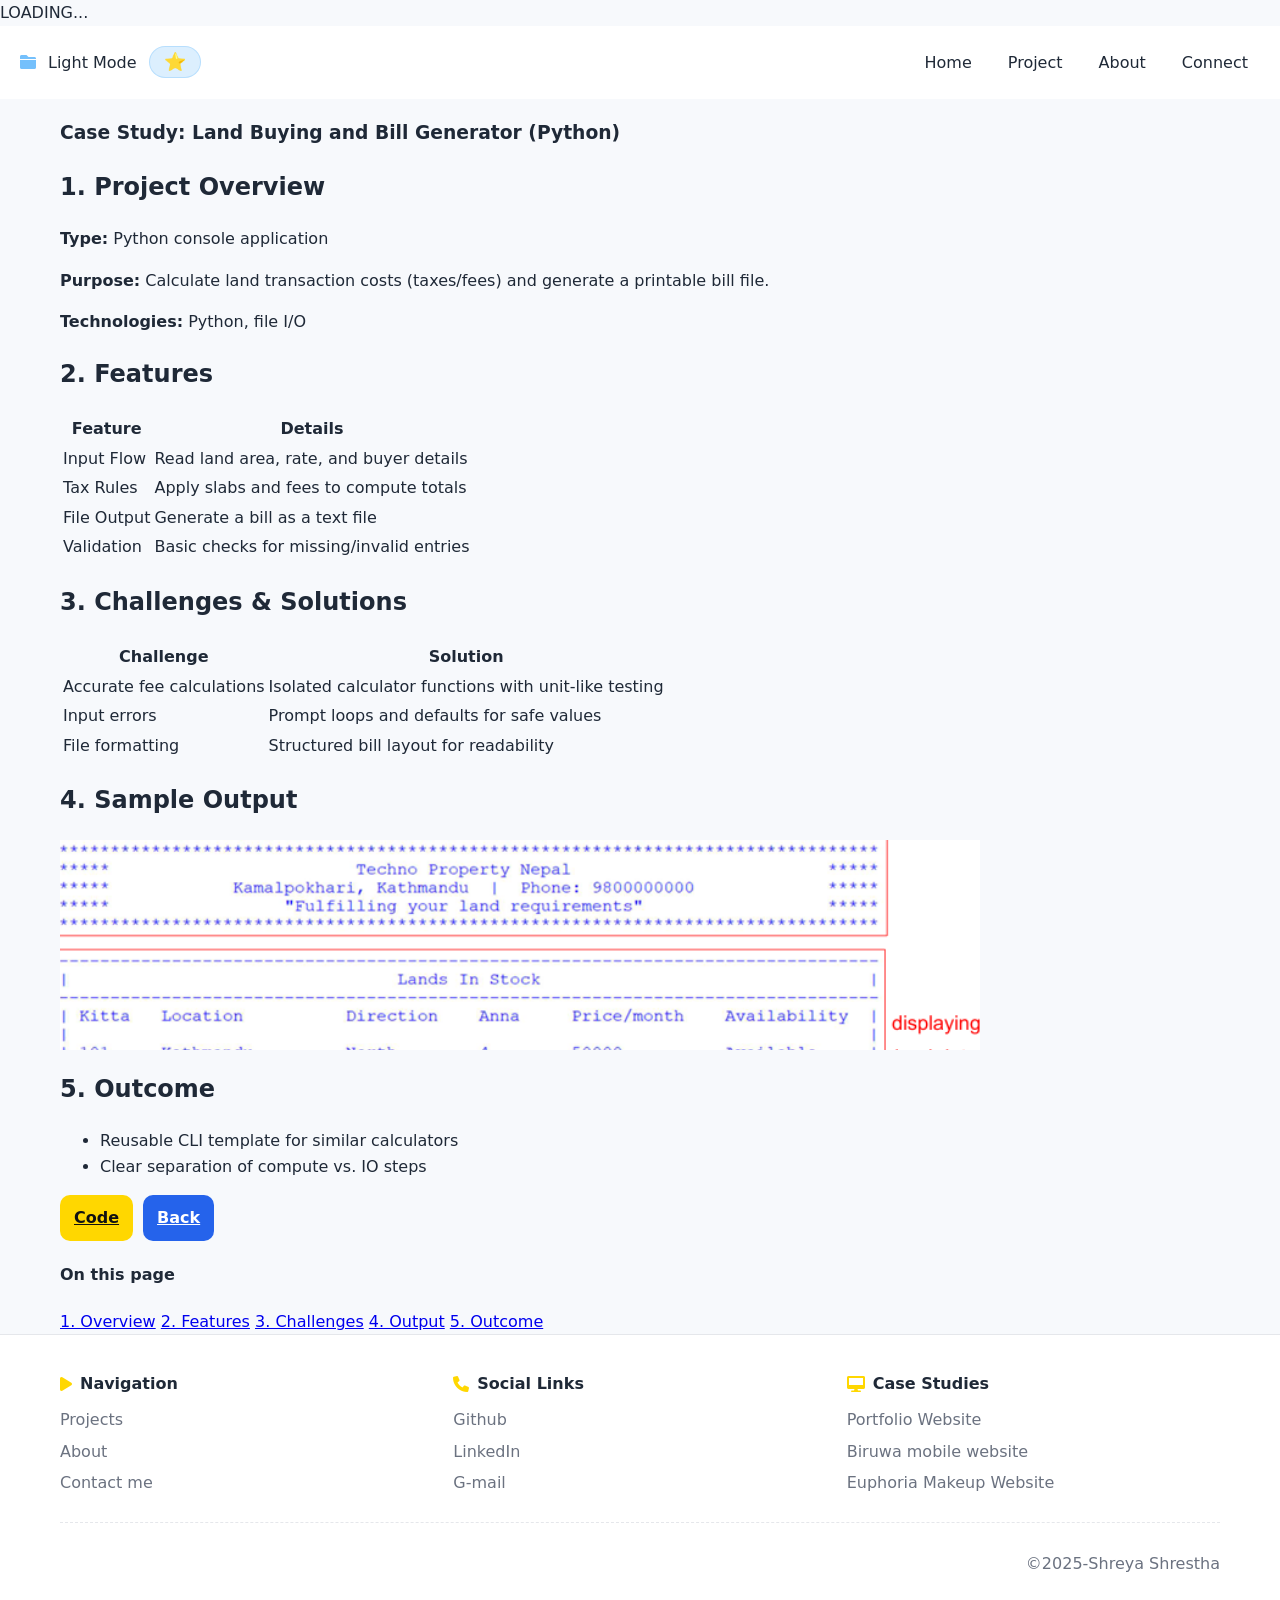
<file: project-land.html>
<!DOCTYPE html>
<html lang="en">
<head>
    <meta charset="UTF-8">
    <meta name="viewport" content="width=device-width, initial-scale=1.0">
    <title>Land Buying & Bill Generator – Project Details</title>
    <link rel="stylesheet" href="styles.css">
    <link href="https://cdnjs.cloudflare.com/ajax/libs/font-awesome/6.0.0/css/all.min.css" rel="stylesheet">
    <link rel="preconnect" href="https://fonts.googleapis.com">
    <link rel="preconnect" href="https://fonts.gstatic.com" crossorigin>
    <link href="https://fonts.googleapis.com/css2?family=Fira+Mono:wght@400;500;700&display=swap" rel="stylesheet">
</head>
<body>
    <!-- Cute Loader -->
    <div id="loader" class="loader">
        <div class="loader-content">
            <div class="loader-text">LOADING...</div>
            <div class="loader-bar">
                <div class="loader-progress"></div>
            </div>
        </div>
    </div>

    <!-- Header Navigation -->
    <header class="header">
        <div class="nav-container">
            <div style="display: flex; align-items: center; gap: 12px;">
                <i class="fa-solid fa-folder" style="color: #74C0FC;"></i>
                <span>Mode</span>
                <div class="toggle-container">
                    <input type="checkbox" id="modeToggle" />
                    <label for="modeToggle" class="toggle">
                        <span class="star">⭐</span>
                    </label>
                </div>
            </div>
            
            <div class="hamburger-menu">
                <div class="hamburger-icon">
                    <span></span>
                    <span></span>
                    <span></span>
                </div>
            </div>
            
            <nav class="nav-menu">
                <a href="index.html" class="nav-link">Home</a>
                <a href="index.html#projects" class="nav-link">Project</a>
                <a href="index.html#about" class="nav-link">About</a>
                <a href="index.html#contact" class="nav-link">Connect</a>
            </nav>
        </div>
    </header>

    <section class="case-study">
        <div class="container">
            <div class="case-layout">
                <article class="case-content">
                    <h1>Case Study: Land Buying and Bill Generator (Python)</h1>

                    <section id="overview">
                        <h2>1. Project Overview</h2>
                        <p><strong>Type:</strong> Python console application</p>
                        <p><strong>Purpose:</strong> Calculate land transaction costs (taxes/fees) and generate a printable bill file.</p>
                        <p><strong>Technologies:</strong> Python, file I/O</p>
                    </section>

                    <section id="features">
                        <h2>2. Features</h2>
                        <table class="case-table">
                            <thead><tr><th>Feature</th><th>Details</th></tr></thead>
                            <tbody>
                                <tr><td>Input Flow</td><td>Read land area, rate, and buyer details</td></tr>
                                <tr><td>Tax Rules</td><td>Apply slabs and fees to compute totals</td></tr>
                                <tr><td>File Output</td><td>Generate a bill as a text file</td></tr>
                                <tr><td>Validation</td><td>Basic checks for missing/invalid entries</td></tr>
                            </tbody>
                        </table>
                    </section>

                    <section id="challenges">
                        <h2>3. Challenges & Solutions</h2>
                        <table class="case-table">
                            <thead><tr><th>Challenge</th><th>Solution</th></tr></thead>
                            <tbody>
                                <tr><td>Accurate fee calculations</td><td>Isolated calculator functions with unit‑like testing</td></tr>
                                <tr><td>Input errors</td><td>Prompt loops and defaults for safe values</td></tr>
                                <tr><td>File formatting</td><td>Structured bill layout for readability</td></tr>
                            </tbody>
                        </table>
                    </section>

                    <section id="screenshots">
                        <h2>4. Sample Output</h2>
                        <div class="project-image" style="max-width: 920px; margin: 12px 0;">
                            <img src="images/picture6.png" alt="CLI preview" />
                        </div>
                    </section>

                    <section id="outcome">
                        <h2>5. Outcome</h2>
                        <ul>
                            <li>Reusable CLI template for similar calculators</li>
                            <li>Clear separation of compute vs. IO steps</li>
                        </ul>
                    </section>

                    <section id="cta">
                        <div class="project-buttons" style="margin-top: 16px;">
                            <a href="https://github.com/shreyashrestha99/Land-rental-system" target="_blank" rel="noopener" class="btn btn-secondary">Code</a>
                            <a href="index.html#projects" class="btn btn-primary">Back</a>
                        </div>
                    </section>
                </article>

                <aside class="case-sidebar">
                    <div class="sidebar-card">
                        <h4>On this page</h4>
                        <nav class="sidebar-nav">
                            <a href="#overview">1. Overview</a>
                            <a href="#features">2. Features</a>
                            <a href="#challenges">3. Challenges</a>
                            <a href="#screenshots">4. Output</a>
                            <a href="#outcome">5. Outcome</a>
                        </nav>
                    </div>
                </aside>
            </div>
        </div>
    </section>

    <footer class="footer">
        <div class="container">
            <div class="footer-content">
                <div class="footer-section">
                    <h4><i class="fas fa-play"></i> Navigation</h4>
                    <ul>
                        <li><a href="index.html#projects">Projects</a></li>
                        <li><a href="index.html#about">About</a></li>
                        <li><a href="index.html#contact">Contact me</a></li>
                    </ul>
                </div>
                <div class="footer-section">
                    <h4><i class="fas fa-phone"></i> Social Links</h4>
                    <ul>
                        <li><a href="https://github.com/shreyashrestha99?tab=repositories" target="_blank" rel="noopener">Github</a></li>
                        <li><a href="https://www.linkedin.com/in/shreya-shrestha-ab4462324/" target="_blank" rel="noopener">LinkedIn</a></li>
                        <li><a href="mailto:shresthashreya306@gmail.com">G-mail</a></li>
                    </ul>
                </div>
                <div class="footer-section">
                    <h4><i class="fas fa-desktop"></i> Case Studies</h4>
                    <ul>
                        <li><a href="project-portfolio.html">Portfolio Website</a></li>
                        <li><a href="project-biruwa.html">Biruwa mobile website</a></li>
                        <li><a href="project-euphoria.html">Euphoria Makeup Website</a></li>
                    </ul>
                </div>
            </div>
            <div class="footer-bottom">
                <p>&copy;2025-Shreya Shrestha</p>
            </div>
        </div>
    </footer>

    <script src="script.js"></script>
    </body>
    </html>
</file>
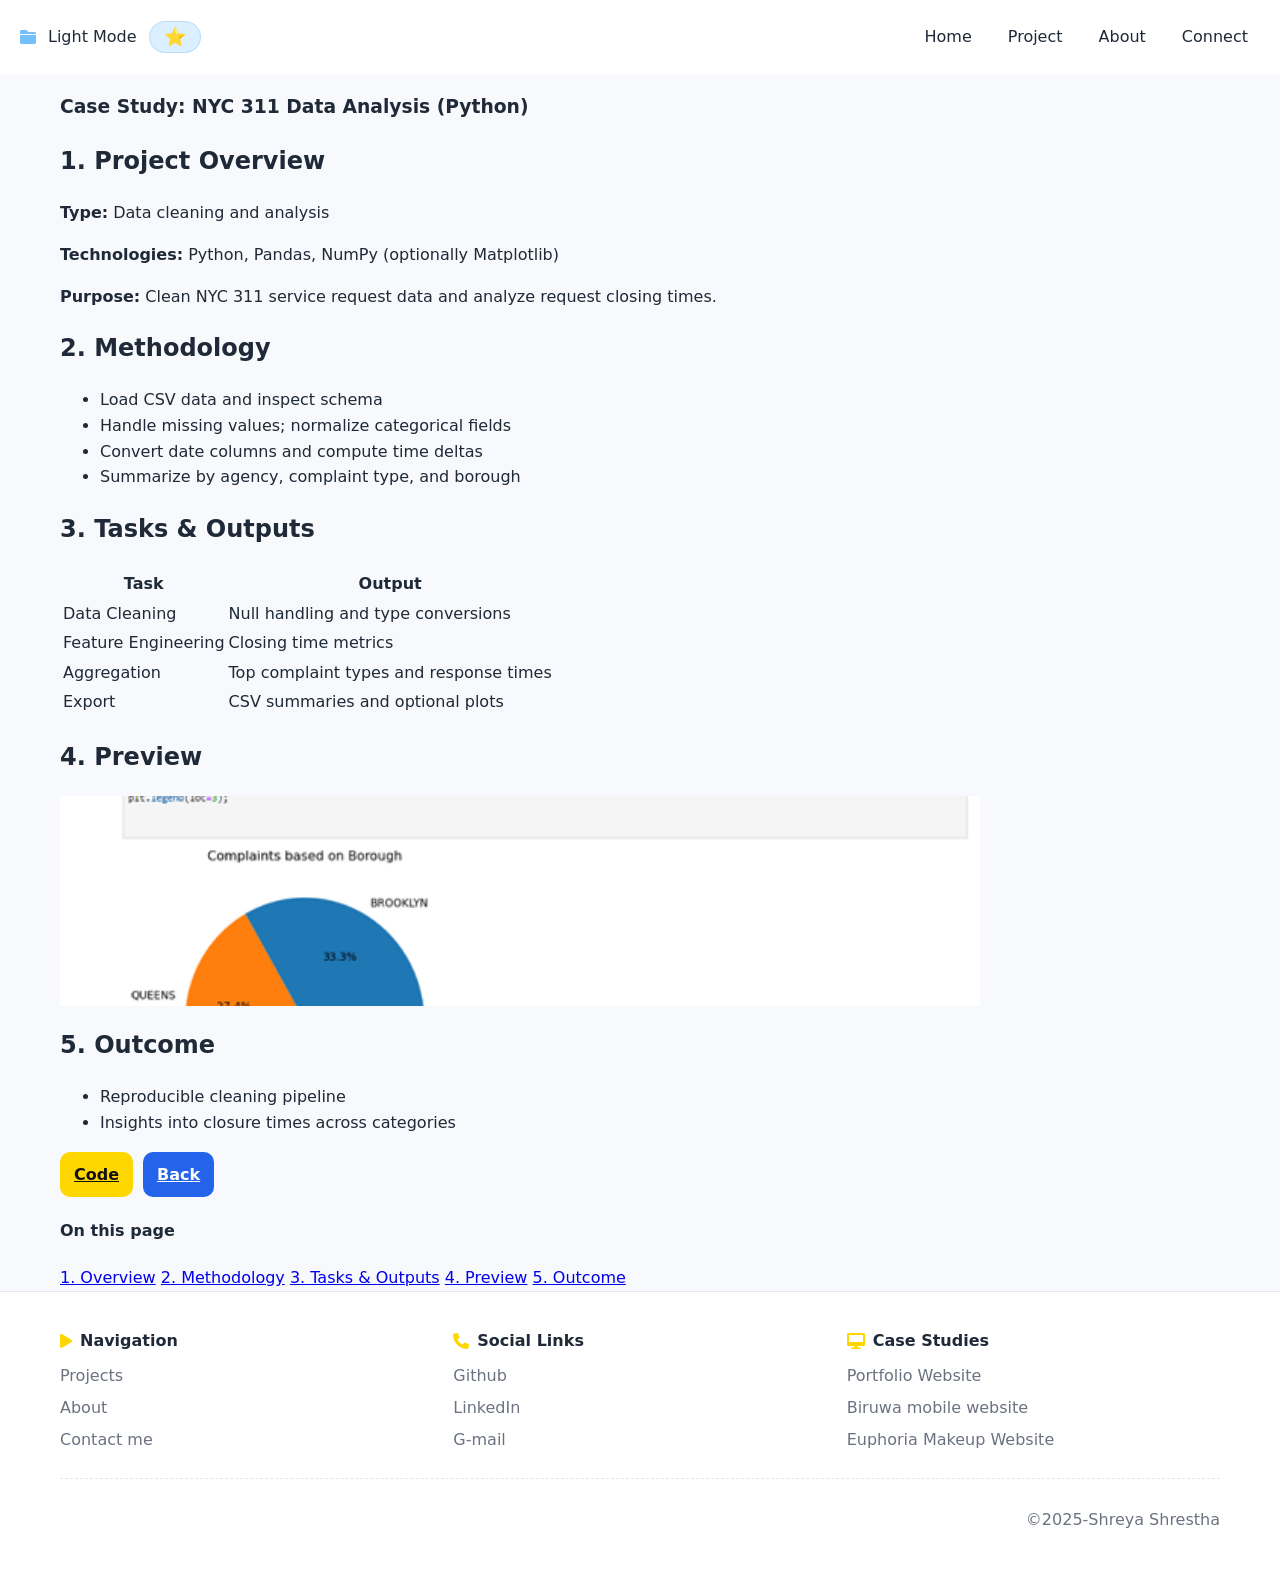
<file: project-nyc311.html>
<!DOCTYPE html>
<html lang="en">
<head>
    <meta charset="UTF-8">
    <meta name="viewport" content="width=device-width, initial-scale=1.0">
    <title>NYC 311 Data Analysis – Project Details</title>
    <link rel="stylesheet" href="styles.css">
    <link href="https://cdnjs.cloudflare.com/ajax/libs/font-awesome/6.0.0/css/all.min.css" rel="stylesheet">
    <link rel="preconnect" href="https://fonts.googleapis.com">
    <link rel="preconnect" href="https://fonts.gstatic.com" crossorigin>
    <link href="https://fonts.googleapis.com/css2?family=Fira+Mono:wght@400;500;700&display=swap" rel="stylesheet">
</head>
<body>
    <header class="header">
        <div class="nav-container">
            <div style="display: flex; align-items: center; gap: 12px;">
                <i class="fa-solid fa-folder" style="color: #74C0FC;"></i>
                <span>Mode</span>
                <div class="toggle-container">
                    <input type="checkbox" id="modeToggle" />
                    <label for="modeToggle" class="toggle">
                        <span class="star">⭐</span>
                    </label>
                </div>
            </div>
            
            <div class="hamburger-menu">
                <div class="hamburger-icon">
                    <span></span>
                    <span></span>
                    <span></span>
                </div>
            </div>
            
            <nav class="nav-menu">
                <a href="index.html" class="nav-link">Home</a>
                <a href="index.html#projects" class="nav-link">Project</a>
                <a href="index.html#about" class="nav-link">About</a>
                <a href="index.html#contact" class="nav-link">Connect</a>
            </nav>
        </div>
    </header>

    <section class="case-study">
        <div class="container">
            <div class="case-layout">
                <article class="case-content">
                    <h1>Case Study: NYC 311 Data Analysis (Python)</h1>

                    <section id="overview">
                        <h2>1. Project Overview</h2>
                        <p><strong>Type:</strong> Data cleaning and analysis</p>
                        <p><strong>Technologies:</strong> Python, Pandas, NumPy (optionally Matplotlib)</p>
                        <p><strong>Purpose:</strong> Clean NYC 311 service request data and analyze request closing times.</p>
                    </section>

                    <section id="process">
                        <h2>2. Methodology</h2>
                        <ul>
                            <li>Load CSV data and inspect schema</li>
                            <li>Handle missing values; normalize categorical fields</li>
                            <li>Convert date columns and compute time deltas</li>
                            <li>Summarize by agency, complaint type, and borough</li>
                        </ul>
                    </section>

                    <section id="features">
                        <h2>3. Tasks & Outputs</h2>
                        <table class="case-table">
                            <thead><tr><th>Task</th><th>Output</th></tr></thead>
                            <tbody>
                                <tr><td>Data Cleaning</td><td>Null handling and type conversions</td></tr>
                                <tr><td>Feature Engineering</td><td>Closing time metrics</td></tr>
                                <tr><td>Aggregation</td><td>Top complaint types and response times</td></tr>
                                <tr><td>Export</td><td>CSV summaries and optional plots</td></tr>
                            </tbody>
                        </table>
                    </section>

                    <section id="screenshots">
                        <h2>4. Preview</h2>
                        <div class="project-image" style="max-width: 920px; margin: 12px 0;">
                            <img src="images/picture5.png" alt="NYC 311 analysis preview" />
                        </div>
                    </section>

                    <section id="outcome">
                        <h2>5. Outcome</h2>
                        <ul>
                            <li>Reproducible cleaning pipeline</li>
                            <li>Insights into closure times across categories</li>
                        </ul>
                    </section>

                    <section id="cta">
                        <div class="project-buttons" style="margin-top: 16px;">
                            <a href="https://github.com/shreyashrestha99?tab=repositories" target="_blank" rel="noopener" class="btn btn-secondary">Code</a>
                            <a href="index.html#projects" class="btn btn-primary">Back</a>
                        </div>
                    </section>
                </article>

                <aside class="case-sidebar">
                    <div class="sidebar-card">
                        <h4>On this page</h4>
                        <nav class="sidebar-nav">
                            <a href="#overview">1. Overview</a>
                            <a href="#process">2. Methodology</a>
                            <a href="#features">3. Tasks & Outputs</a>
                            <a href="#screenshots">4. Preview</a>
                            <a href="#outcome">5. Outcome</a>
                        </nav>
                    </div>
                </aside>
            </div>
        </div>
    </section>

    <footer class="footer">
        <div class="container">
            <div class="footer-content">
                <div class="footer-section">
                    <h4><i class="fas fa-play"></i> Navigation</h4>
                    <ul>
                        <li><a href="index.html#projects">Projects</a></li>
                        <li><a href="index.html#about">About</a></li>
                        <li><a href="index.html#contact">Contact me</a></li>
                    </ul>
                </div>
                <div class="footer-section">
                    <h4><i class="fas fa-phone"></i> Social Links</h4>
                    <ul>
                        <li><a href="https://github.com/shreyashrestha99?tab=repositories" target="_blank" rel="noopener">Github</a></li>
                        <li><a href="https://www.linkedin.com/in/shreya-shrestha-ab4462324/" target="_blank" rel="noopener">LinkedIn</a></li>
                        <li><a href="mailto:shresthashreya306@gmail.com">G-mail</a></li>
                    </ul>
                </div>
                <div class="footer-section">
                    <h4><i class="fas fa-desktop"></i> Case Studies</h4>
                    <ul>
                        <li><a href="project-portfolio.html">Portfolio Website</a></li>
                        <li><a href="project-biruwa.html">Biruwa mobile website</a></li>
                        <li><a href="project-euphoria.html">Euphoria Makeup Website</a></li>
                    </ul>
                </div>
            </div>
            <div class="footer-bottom">
                <p>&copy;2025-Shreya Shrestha</p>
            </div>
        </div>
    </footer>

    <script src="script.js"></script>
    </body>
    </html>
</file>
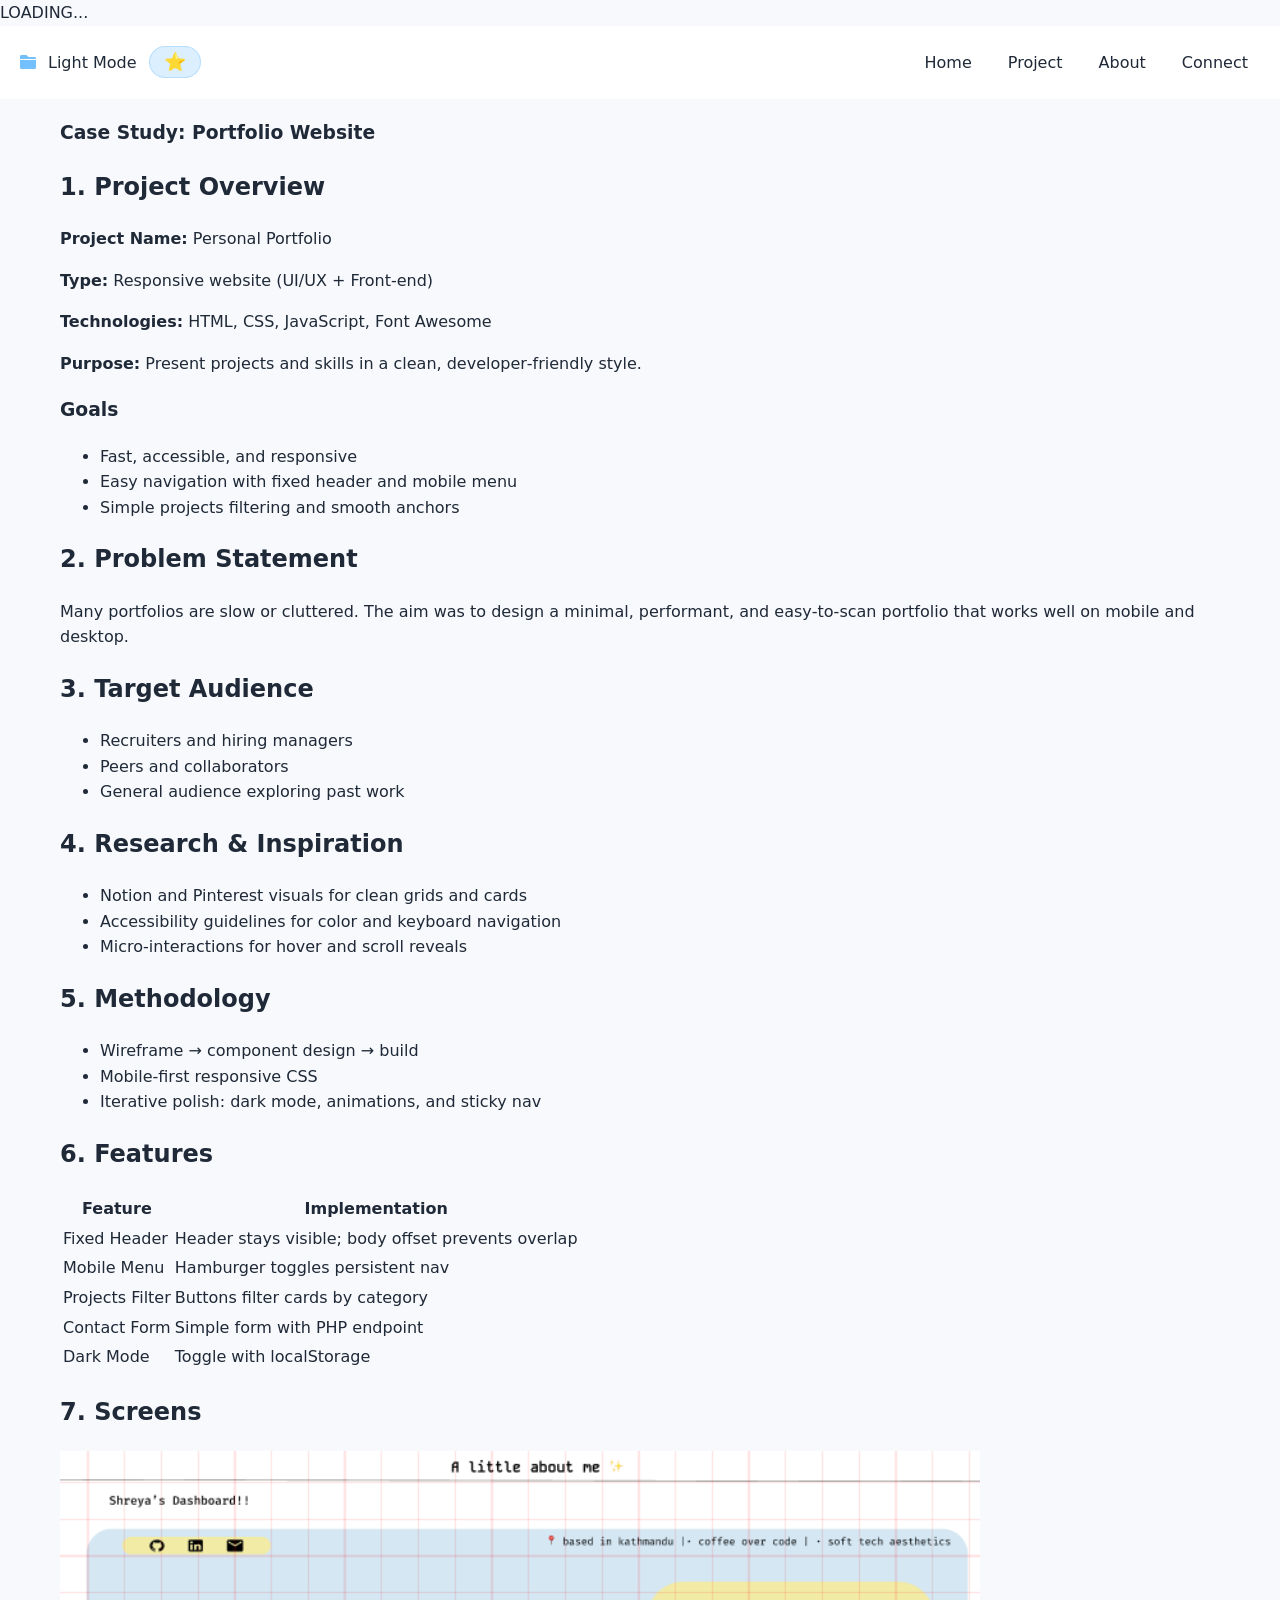
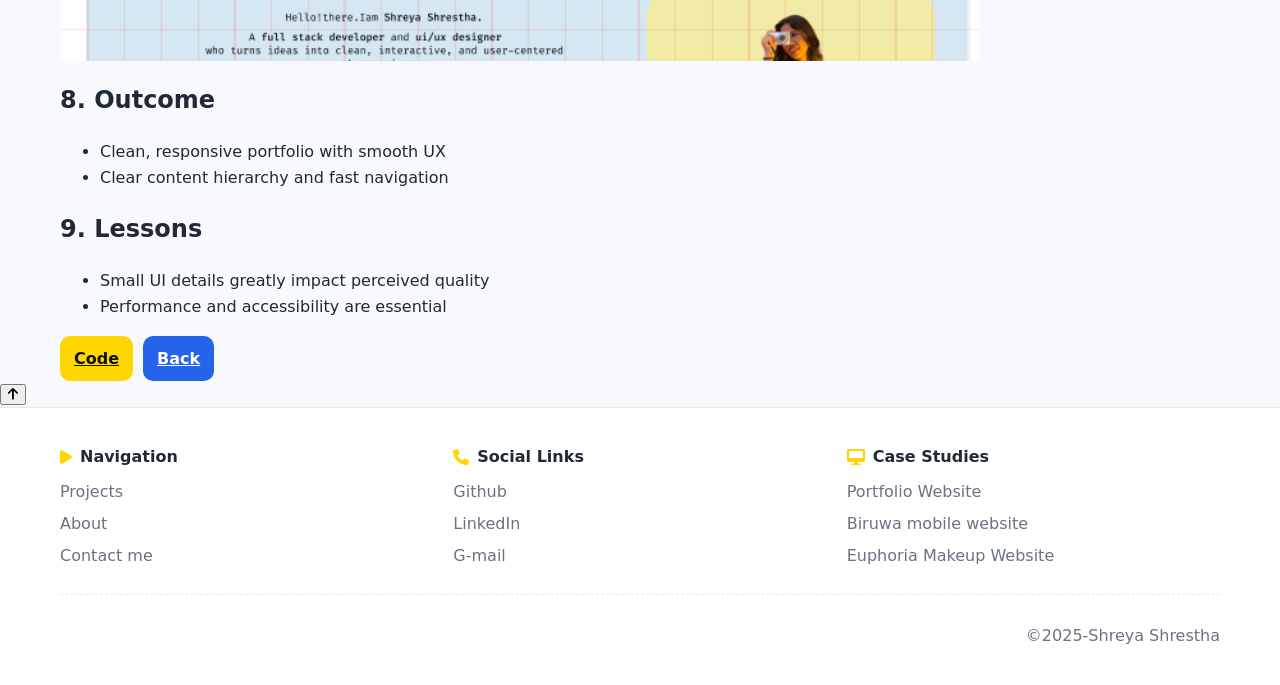
<file: project-portfolio.html>
<!DOCTYPE html>
<html lang="en">
<head>
    <meta charset="UTF-8">
    <meta name="viewport" content="width=device-width, initial-scale=1.0">
    <title>Portfolio Website – Project Details</title>
    <link rel="stylesheet" href="styles.css">
    <link href="https://cdnjs.cloudflare.com/ajax/libs/font-awesome/6.0.0/css/all.min.css" rel="stylesheet">
    <link rel="preconnect" href="https://fonts.googleapis.com">
    <link rel="preconnect" href="https://fonts.gstatic.com" crossorigin>
    <link href="https://fonts.googleapis.com/css2?family=Fira+Mono:wght@400;500;700&display=swap" rel="stylesheet">
</head>
<body>
    <!-- Cute Loader -->
    <div id="loader" class="loader">
        <div class="loader-content">
            <div class="loader-text">LOADING...</div>
            <div class="loader-bar">
                <div class="loader-progress"></div>
            </div>
        </div>
    </div>

    <!-- Header Navigation -->
    <header class="header">
        <div class="nav-container">
            <div style="display: flex; align-items: center; gap: 12px;">
                <i class="fa-solid fa-folder" style="color: #74C0FC;"></i>
                <span>Mode</span>
                <div class="toggle-container">
                    <input type="checkbox" id="modeToggle" />
                    <label for="modeToggle" class="toggle">
                        <span class="star">⭐</span>
                    </label>
                </div>
            </div>
            
            <div class="hamburger-menu">
                <div class="hamburger-icon">
                    <span></span>
                    <span></span>
                    <span></span>
                </div>
            </div>
            
            <nav class="nav-menu">
                <a href="index.html" class="nav-link">Home</a>
                <a href="index.html#projects" class="nav-link">Project</a>
                <a href="index.html#about" class="nav-link">About</a>
                <a href="index.html#contact" class="nav-link">Connect</a>
            </nav>
        </div>
    </header>

    <section class="case-study">
        <div class="container">
            <div class="case-layout">
                <article class="case-content">
                    <h1>Case Study: Portfolio Website</h1>

                    <section id="overview">
                        <h2>1. Project Overview</h2>
                        <p><strong>Project Name:</strong> Personal Portfolio</p>
                        <p><strong>Type:</strong> Responsive website (UI/UX + Front‑end)</p>
                        <p><strong>Technologies:</strong> HTML, CSS, JavaScript, Font Awesome</p>
                        <p><strong>Purpose:</strong> Present projects and skills in a clean, developer‑friendly style.</p>
                        <h3>Goals</h3>
                        <ul>
                            <li>Fast, accessible, and responsive</li>
                            <li>Easy navigation with fixed header and mobile menu</li>
                            <li>Simple projects filtering and smooth anchors</li>
                        </ul>
                    </section>

                    <section id="problem">
                        <h2>2. Problem Statement</h2>
                        <p>Many portfolios are slow or cluttered. The aim was to design a minimal, performant, and easy‑to‑scan portfolio that works well on mobile and desktop.</p>
                    </section>

                    <section id="audience">
                        <h2>3. Target Audience</h2>
                        <ul>
                            <li>Recruiters and hiring managers</li>
                            <li>Peers and collaborators</li>
                            <li>General audience exploring past work</li>
                        </ul>
                    </section>

                    <section id="research">
                        <h2>4. Research & Inspiration</h2>
                        <ul>
                            <li>Notion and Pinterest visuals for clean grids and cards</li>
                            <li>Accessibility guidelines for color and keyboard navigation</li>
                            <li>Micro‑interactions for hover and scroll reveals</li>
                        </ul>
                    </section>

                    <section id="methodology">
                        <h2>5. Methodology</h2>
                        <ul>
                            <li>Wireframe → component design → build</li>
                            <li>Mobile‑first responsive CSS</li>
                            <li>Iterative polish: dark mode, animations, and sticky nav</li>
                        </ul>
                    </section>

                    <section id="features">
                        <h2>6. Features</h2>
                        <table class="case-table">
                            <thead><tr><th>Feature</th><th>Implementation</th></tr></thead>
                            <tbody>
                                <tr><td>Fixed Header</td><td>Header stays visible; body offset prevents overlap</td></tr>
                                <tr><td>Mobile Menu</td><td>Hamburger toggles persistent nav</td></tr>
                                <tr><td>Projects Filter</td><td>Buttons filter cards by category</td></tr>
                                <tr><td>Contact Form</td><td>Simple form with PHP endpoint</td></tr>
                                <tr><td>Dark Mode</td><td>Toggle with localStorage</td></tr>
                            </tbody>
                        </table>
                    </section>

                    <section id="screenshots">
                        <h2>7. Screens</h2>
                        <div class="project-image" style="max-width: 920px; margin: 12px 0;">
                    <img src="images/picture3.png" alt="Portfolio UI" />
                </div>
                    </section>

                    <section id="outcome">
                        <h2>8. Outcome</h2>
                        <ul>
                            <li>Clean, responsive portfolio with smooth UX</li>
                            <li>Clear content hierarchy and fast navigation</li>
                        </ul>
                    </section>

                    <section id="lessons">
                        <h2>9. Lessons</h2>
                        <ul>
                            <li>Small UI details greatly impact perceived quality</li>
                            <li>Performance and accessibility are essential</li>
                        </ul>
                    </section>

                    <section id="cta">
                        <div class="project-buttons" style="margin-top: 16px;">
                        <a href="https://github.com/shreyashrestha99?tab=repositories" target="_blank" rel="noopener" class="btn btn-secondary">Code</a>
                        <a href="index.html#projects" class="btn btn-primary">Back</a>
                    </div>
                    </section>
                </article>
            </div>
        </div>
    </section>
    
    <!-- Scroll to Top Button -->
    <button class="scroll-to-top" id="scrollToTop" title="Scroll to top">
        <i class="fas fa-arrow-up"></i>
    </button>
    
    <footer class="footer">
        <div class="container">
            <div class="footer-content">
                <div class="footer-section">
                    <h4><i class="fas fa-play"></i> Navigation</h4>
                    <ul>
                        <li><a href="index.html#projects">Projects</a></li>
                        <li><a href="index.html#about">About</a></li>
                        <li><a href="index.html#contact">Contact me</a></li>
                    </ul>
                </div>
                <div class="footer-section">
                    <h4><i class="fas fa-phone"></i> Social Links</h4>
                    <ul>
                        <li><a href="https://github.com/shreyashrestha99?tab=repositories" target="_blank" rel="noopener">Github</a></li>
                        <li><a href="https://www.linkedin.com/in/shreya-shrestha-ab4462324/" target="_blank" rel="noopener">LinkedIn</a></li>
                        <li><a href="mailto:shresthashreya306@gmail.com">G-mail</a></li>
                    </ul>
                </div>
                <div class="footer-section">
                    <h4><i class="fas fa-desktop"></i> Case Studies</h4>
                    <ul>
                        <li><a href="project-portfolio.html">Portfolio Website</a></li>
                        <li><a href="project-biruwa.html">Biruwa mobile website</a></li>
                        <li><a href="project-euphoria.html">Euphoria Makeup Website</a></li>
                    </ul>
                </div>
            </div>
            <div class="footer-bottom">
                <p>&copy;2025-Shreya Shrestha</p>
            </div>
        </div>
    </footer>

    <script src="script.js"></script>
    </body>
    </html>
</file>
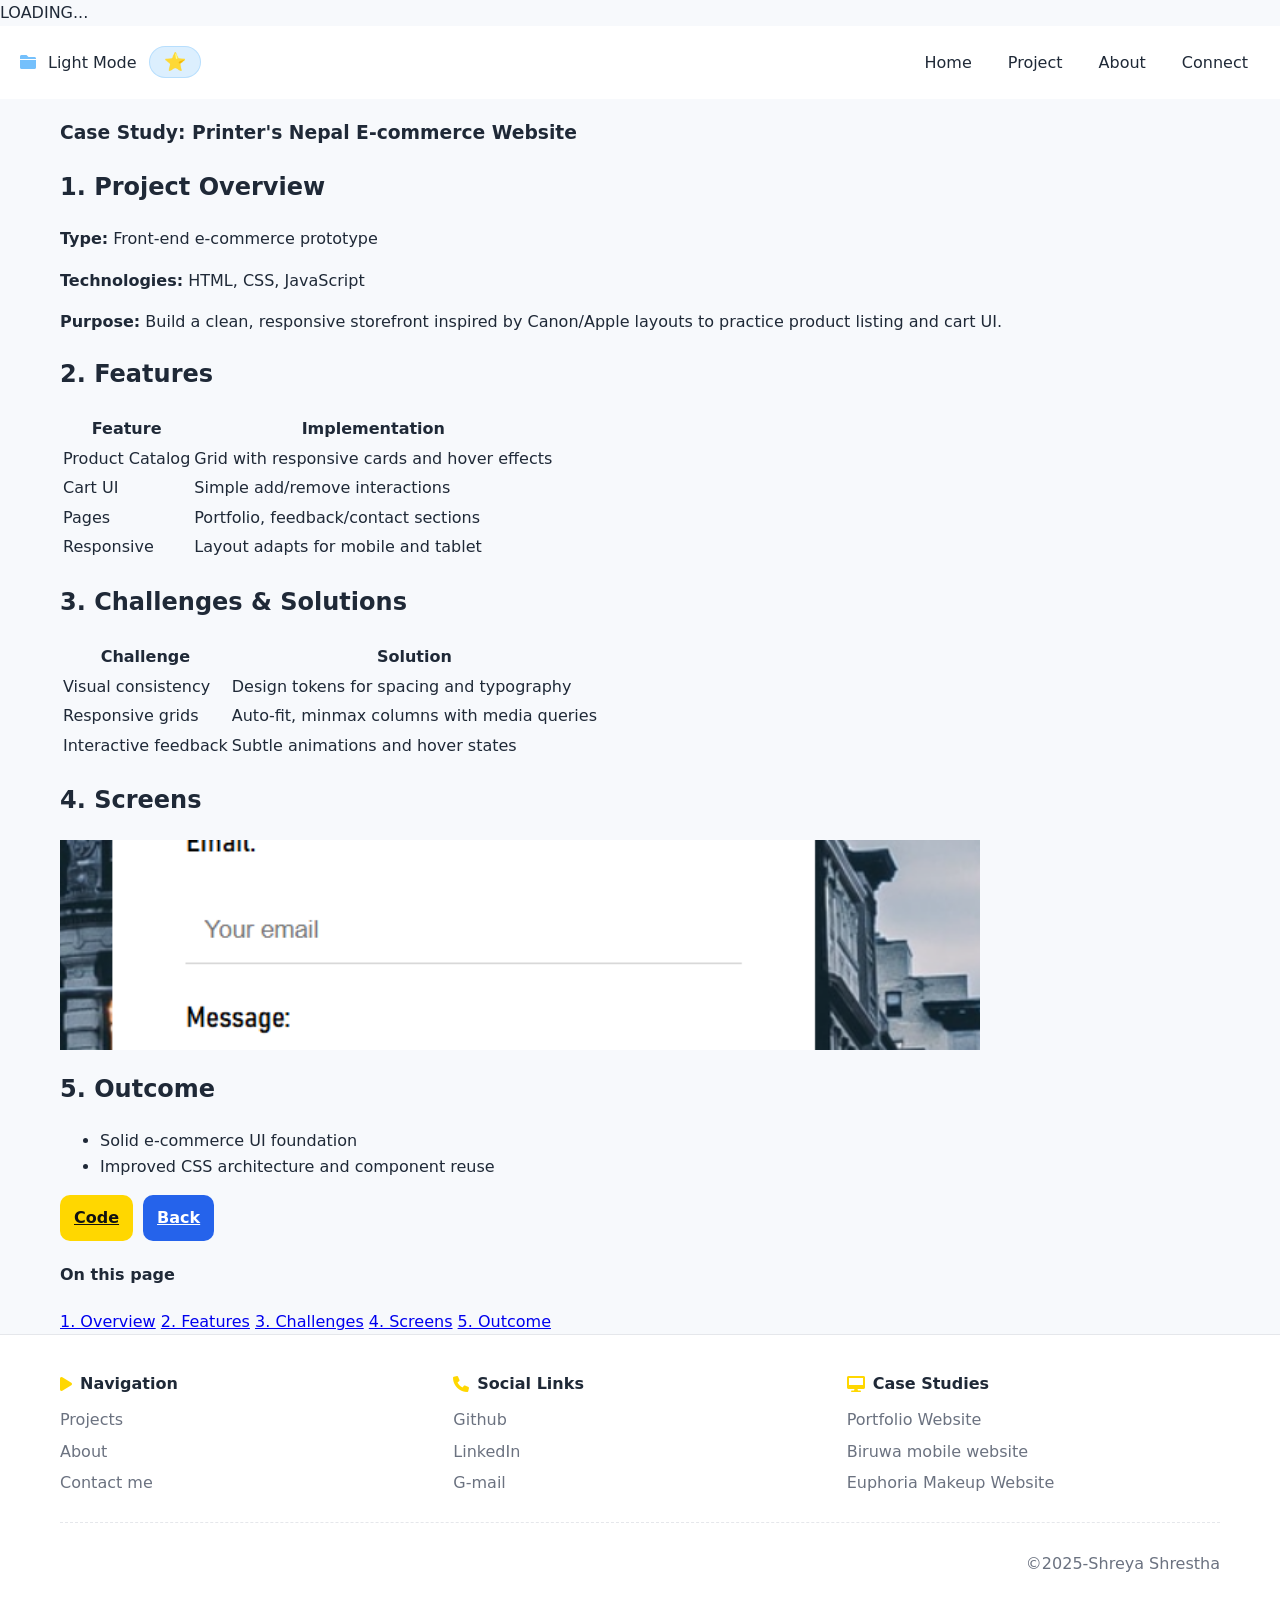
<file: project-printers.html>
<!DOCTYPE html>
<html lang="en">
<head>
    <meta charset="UTF-8">
    <meta name="viewport" content="width=device-width, initial-scale=1.0">
    <title>Printer's Nepal – Project Details</title>
    <link rel="stylesheet" href="styles.css">
    <link href="https://cdnjs.cloudflare.com/ajax/libs/font-awesome/6.0.0/css/all.min.css" rel="stylesheet">
    <link rel="preconnect" href="https://fonts.googleapis.com">
    <link rel="preconnect" href="https://fonts.gstatic.com" crossorigin>
    <link href="https://fonts.googleapis.com/css2?family=Fira+Mono:wght@400;500;700&display=swap" rel="stylesheet">
</head>
<body>
    <!-- Cute Loader -->
    <div id="loader" class="loader">
        <div class="loader-content">
            <div class="loader-text">LOADING...</div>
            <div class="loader-bar">
                <div class="loader-progress"></div>
            </div>
        </div>
    </div>

    <!-- Header Navigation -->
    <header class="header">
        <div class="nav-container">
            <div style="display: flex; align-items: center; gap: 12px;">
                <i class="fa-solid fa-folder" style="color: #74C0FC;"></i>
                <span>Mode</span>
                <div class="toggle-container">
                    <input type="checkbox" id="modeToggle" />
                    <label for="modeToggle" class="toggle">
                        <span class="star">⭐</span>
                    </label>
                </div>
            </div>
            
            <div class="hamburger-menu">
                <div class="hamburger-icon">
                    <span></span>
                    <span></span>
                    <span></span>
                </div>
            </div>
            
            <nav class="nav-menu">
                <a href="index.html" class="nav-link">Home</a>
                <a href="index.html#projects" class="nav-link">Project</a>
                <a href="index.html#about" class="nav-link">About</a>
                <a href="index.html#contact" class="nav-link">Connect</a>
            </nav>
        </div>
    </header>

    <section class="case-study">
        <div class="container">
            <div class="case-layout">
                <article class="case-content">
                    <h1>Case Study: Printer's Nepal E-commerce Website</h1>

                    <section id="overview">
                        <h2>1. Project Overview</h2>
                        <p><strong>Type:</strong> Front‑end e‑commerce prototype</p>
                        <p><strong>Technologies:</strong> HTML, CSS, JavaScript</p>
                        <p><strong>Purpose:</strong> Build a clean, responsive storefront inspired by Canon/Apple layouts to practice product listing and cart UI.</p>
                    </section>

                    <section id="features">
                        <h2>2. Features</h2>
                        <table class="case-table">
                            <thead><tr><th>Feature</th><th>Implementation</th></tr></thead>
                            <tbody>
                                <tr><td>Product Catalog</td><td>Grid with responsive cards and hover effects</td></tr>
                                <tr><td>Cart UI</td><td>Simple add/remove interactions</td></tr>
                                <tr><td>Pages</td><td>Portfolio, feedback/contact sections</td></tr>
                                <tr><td>Responsive</td><td>Layout adapts for mobile and tablet</td></tr>
                            </tbody>
                        </table>
                    </section>

                    <section id="challenges">
                        <h2>3. Challenges & Solutions</h2>
                        <table class="case-table">
                            <thead><tr><th>Challenge</th><th>Solution</th></tr></thead>
                            <tbody>
                                <tr><td>Visual consistency</td><td>Design tokens for spacing and typography</td></tr>
                                <tr><td>Responsive grids</td><td>Auto‑fit, minmax columns with media queries</td></tr>
                                <tr><td>Interactive feedback</td><td>Subtle animations and hover states</td></tr>
                            </tbody>
                        </table>
                    </section>

                    <section id="screenshots">
                        <h2>4. Screens</h2>
                        <div class="project-image" style="max-width: 920px; margin: 12px 0;">
                            <img src="images/picture2.png" alt="Printer's Nepal UI" />
                        </div>
                    </section>

                    <section id="outcome">
                        <h2>5. Outcome</h2>
                        <ul>
                            <li>Solid e‑commerce UI foundation</li>
                            <li>Improved CSS architecture and component reuse</li>
                        </ul>
                    </section>

                    <section id="cta">
                        <div class="project-buttons" style="margin-top: 16px;">
                            <a href="https://github.com/shreyashrestha99/Printers-nepal-ecommerce" target="_blank" rel="noopener" class="btn btn-secondary">Code</a>
                            <a href="index.html#projects" class="btn btn-primary">Back</a>
                        </div>
                    </section>
                </article>

                <aside class="case-sidebar">
                    <div class="sidebar-card">
                        <h4>On this page</h4>
                        <nav class="sidebar-nav">
                            <a href="#overview">1. Overview</a>
                            <a href="#features">2. Features</a>
                            <a href="#challenges">3. Challenges</a>
                            <a href="#screenshots">4. Screens</a>
                            <a href="#outcome">5. Outcome</a>
                        </nav>
                    </div>
                </aside>
            </div>
        </div>
    </section>

    <footer class="footer">
        <div class="container">
            <div class="footer-content">
                <div class="footer-section">
                    <h4><i class="fas fa-play"></i> Navigation</h4>
                    <ul>
                        <li><a href="index.html#projects">Projects</a></li>
                        <li><a href="index.html#about">About</a></li>
                        <li><a href="index.html#contact">Contact me</a></li>
                    </ul>
                </div>
                <div class="footer-section">
                    <h4><i class="fas fa-phone"></i> Social Links</h4>
                    <ul>
                        <li><a href="https://github.com/shreyashrestha99?tab=repositories" target="_blank" rel="noopener">Github</a></li>
                        <li><a href="https://www.linkedin.com/in/shreya-shrestha-ab4462324/" target="_blank" rel="noopener">LinkedIn</a></li>
                        <li><a href="mailto:shresthashreya306@gmail.com">G-mail</a></li>
                    </ul>
                </div>
                <div class="footer-section">
                    <h4><i class="fas fa-desktop"></i> Case Studies</h4>
                    <ul>
                        <li><a href="project-portfolio.html">Portfolio Website</a></li>
                        <li><a href="project-biruwa.html">Biruwa mobile website</a></li>
                        <li><a href="project-euphoria.html">Euphoria Makeup Website</a></li>
                    </ul>
                </div>
            </div>
            <div class="footer-bottom">
                <p>&copy;2025-Shreya Shrestha</p>
            </div>
        </div>
    </footer>

    <script src="script.js"></script>
    </body>
    </html>
</file>
<file: styles.css>
/* =============================
   Shreya Portfolio – Modern Theme
   ============================= */

/* ---------- CSS Variables ---------- */
:root {
	--bg: #f7f9fc;
	--text: #1f2937;
	--muted: #6b7280;
	--primary: #2563eb;
	--primary-600: #1e40af;
	--accent: #74C0FC;
	--warning: #ffd54a;
	--card: #ffffff;
	--border: #e5e7eb;
	--shadow: 0 8px 24px rgba(16, 24, 40, 0.08);
	--shadow-lg: 0 16px 40px rgba(16, 24, 40, 0.12);
}

body.dark-mode {
	--bg: #0f172a;
	--text: #e5e7eb;
	--muted: #cbd5e1;
	--primary: #60a5fa;
	--primary-600: #3b82f6;
	--accent: #74C0FC;
	--warning: #ffd54a;
	--card: #0b1220;
	--border: #1f2937;
	--shadow: 0 8px 24px rgba(2, 6, 23, 0.5);
	--shadow-lg: 0 16px 40px rgba(2, 6, 23, 0.6);
}

/* ---------- Reset / Base ---------- */
* { box-sizing: border-box; }
html, body { height: 100%; }
body {
	margin: 0;
	font-family: 'Inter', system-ui, -apple-system, Segoe UI, Roboto, Helvetica, Arial, 'Apple Color Emoji', 'Segoe UI Emoji';
	background: var(--bg);
	color: var(--text);
	line-height: 1.6;
	transition: background-color .25s ease, color .25s ease;
}
img { max-width: 100%; display: block; }
.container { max-width: 1200px; margin: 0 auto; padding: 0 20px; }
hr { border: 0; height: 1px; background: var(--border); margin: 24px 0; }

/* ---------- Header ---------- */
.header { position: sticky; top: 0; z-index: 100; background: var(--card); }
.nav-container { display: flex; align-items: center; justify-content: space-between; gap: 16px; padding: 16px 20px; }

/* Left area (icon + label + toggle) */
.nav-container > i { font-size: 20px; color: var(--accent); }
.nav-container > span { font-weight: 600; font-size: 16px; color: var(--text); }

/* Mode toggle positioned next to "Mode" text */
.toggle-container { display: flex; align-items: center; gap: 8px; }
#modeToggle { display: none; }

/* Pill behind the star */
.toggle { display: inline-flex; align-items: center; justify-content: center; padding: 6px 14px; border-radius: 9999px; background: rgba(116, 192, 252, .25); border: 1px solid rgba(116, 192, 252, .35); cursor: pointer; transition: transform .2s ease, background-color .2s ease, border-color .2s ease; }
.toggle:hover { transform: translateY(-1px); }

/* Star */
.star { color: var(--warning); font-size: 18px; line-height: 1; display: inline-block; transition: transform .25s ease; }
.toggle:hover .star { transform: scale(1.1); }
#modeToggle:checked + .toggle { background: rgba(116, 192, 252, .35); border-color: rgba(116,192,252,.55); }

/* Nav */
.nav-left {
    display: flex;
    gap: 28px;
}
.nav-container {
    display: flex;
    align-items: center;
}
.nav-menu {
    margin-left: auto; /* pushes toggle to right */
    display: flex;
    align-items: center;
    gap: 12px;
}
.hamburger{
	display:none;
	flex-direction:column;
	cursor:pointer;
	gap:4px;
}
.hamburger span{
	width:25px;
	height:3px;
	background:#333;
	border-radius:2px;
}
.nav-link { color: var(--text); text-decoration: none; font-weight: 500; padding: 8px 12px; border-radius: 10px; transition: color .2s ease, background-color .2s ease, transform .2s ease; }
.nav-link:hover { color: var(--primary); background: rgba(99, 102, 241, 0.06); }
.nav-link.active { background: var(--accent); color: #fff; padding: 10px 18px; border-radius: 9999px; box-shadow: 0 4px 14px rgba(116,192,252,.35); }

/* ---------- Banner / Hero ---------- */
.banner { height: 320px; display: flex; align-items: center; justify-content: center; background: linear-gradient(180deg, rgba(116,192,252,.25), transparent 60%); }
.banner-pattern { width: 100%; height: 100%; }
.banner-pattern img { width: 100%; height: 100%; object-fit: cover; filter: saturate(110%) contrast(102%); border-bottom: 1px solid var(--border); }

/* ---------- Section headings ---------- */
.section-title { font-size: clamp(24px, 3.2vw, 36px); font-weight: 800; letter-spacing: .2px; text-align: center; margin: 8px 0 8px; }
.section-subtitle { text-align: center; color: var(--muted); max-width: 720px; margin: 8px auto 48px; }

/* ---------- About ---------- */
.about-section { padding: 64px 0; }
.about-card { background: var(--card); border: 1px solid var(--border); border-radius: 20px; padding: 32px; box-shadow: var(--shadow); }
.about-card h1 { text-align: center; font-size: clamp(22px, 2.6vw, 28px); margin: 0 0 12px; color: var(--primary-600); }

.about-content { display: grid; grid-template-columns: 1.3fr .9fr; gap: 32px; align-items: center; }

.social-buttons { display: flex; justify-content: center; gap: 12px; }
.social-btn { width: 44px; height: 44px; display: grid; place-items: center; border-radius: 50%; background: var(--card); border: 1px solid var(--border); box-shadow: var(--shadow); transition: transform .2s ease, box-shadow .2s ease; }
.social-btn:hover { transform: translateY(-3px); box-shadow: var(--shadow-lg); }

.short-info { text-align: center; color: var(--muted); margin: 12px 0 6px; font-size: 14px; }
.about-text h3 { text-align: center; margin: 6px 0 8px; font-size: clamp(20px, 2.4vw, 26px); }
.about-text p { text-align: center; color: var(--muted); margin: 0 auto; max-width: 680px; }

.action-buttons { display: flex; justify-content: center; gap: 14px; margin-top: 18px; flex-wrap: wrap; }
.action-btn { background: #ffd700; color: #222; padding: 12px 20px; border-radius: 9999px; border: 2px dashed #9c27b0; text-decoration: none; font-weight: 700; transition: transform .2s ease, box-shadow .2s ease, background-color .2s ease; }
.action-btn:hover { transform: translateY(-2px); box-shadow: 0 8px 24px rgba(255, 215, 0, .35); background: #ffe46b; }

.profile-image { text-align: center; }
.profile-image img { width: 280px; height: 280px; object-fit: cover; border-radius: 22px; border: 1px solid var(--border); box-shadow: var(--shadow-lg); transition: transform .25s ease; }
.profile-image img:hover { transform: scale(1.02); }

/* ---------- Projects ---------- */
.projects-section { padding: 72px 0; }
.projects-header h2 { text-align: center; font-size: clamp(24px, 3vw, 34px); margin: 0 0 8px; }
.projects-header p { color: var(--muted); text-align: center; max-width: 720px; margin: 0 auto 28px; }

.project-filters { display: flex; justify-content: center; gap: 10px; flex-wrap: wrap; margin-bottom: 28px; }
.filter-btn { background: var(--card); border: 1px solid var(--border); color: var(--text); padding: 10px 16px; border-radius: 9999px; cursor: pointer; font-weight: 600; transition: transform .15s ease, box-shadow .2s ease, background-color .2s ease; }
.filter-btn:hover { transform: translateY(-2px); box-shadow: var(--shadow); }
.filter-btn.active { background: var(--primary); color: #fff; border-color: transparent; box-shadow: 0 10px 24px rgba(37, 99, 235, .25); }

.projects-grid { display: grid; grid-template-columns: repeat(auto-fit, minmax(320px, 1fr)); gap: 24px; }
.project-card { background: var(--card); border: 1px solid var(--border); border-radius: 16px; overflow: hidden; box-shadow: var(--shadow); transition: transform .2s ease, box-shadow .2s ease; }
.project-card:hover { transform: translateY(-6px); box-shadow: var(--shadow-lg); }
.project-image { height: 210px; overflow: hidden; background: #eef2ff; }
.project-image img { width: 100%; height: 100%; object-fit: cover; transform: scale(1.02); transition: transform .3s ease; }
.project-card:hover .project-image img { transform: scale(1.06); }
.project-content { padding: 18px 18px 20px; }
.project-content h3 { margin: 0 0 8px; font-size: 18px; }
.project-content p { margin: 0 0 14px; color: var(--muted); font-size: 14px; }
.project-buttons { display: flex; gap: 10px; }
.btn { padding: 10px 14px; border: 0; border-radius: 10px; font-weight: 700; cursor: pointer; }
.btn-primary { background: var(--primary); color: #fff; }
.btn-primary:hover { background: var(--primary-600); }
.btn-secondary { background: #ffd700; color: #111; }
.btn-secondary:hover { background: #ffe46b; }

/* ---------- Contact ---------- */
.contact-section { padding: 72px 0; }
.contact-container { display: grid; grid-template-columns: 1fr 1fr; gap: 28px; }

.contact-card { background: var(--card); border: 1px solid var(--border); border-radius: 16px; padding: 24px; box-shadow: var(--shadow); }
.contact-card h3 { margin: 0 0 8px; color: var(--primary-600); }
.contact-card p { color: var(--muted); margin: 8px 0 16px; }
.contact-details { display: grid; gap: 10px; margin-bottom: 16px; }
.contact-item { display: flex; align-items: center; gap: 10px; color: var(--text); }
.contact-item i { color: var(--primary); }

.social-links { display: flex; gap: 10px; }
.social-link { width: 42px; height: 42px; border-radius: 50%; display: grid; place-items: center; color: #fff; text-decoration: none; }
.social-link.github { background: #111827; }
.social-link.linkedin { background: #0a66c2; }
.social-link.email { background: #ea4335; }

.contact-form { background: var(--card); border: 1px solid var(--border); border-radius: 16px; padding: 24px; box-shadow: var(--shadow); }
.form-group { margin-bottom: 14px; }
.form-group label { font-weight: 600; font-size: 14px; display: block; margin-bottom: 6px; }
.form-group input, .form-group textarea { width: 100%; padding: 12px 14px; border: 1px solid var(--border); border-radius: 10px; background: transparent; color: var(--text); }
.form-group input:focus, .form-group textarea:focus { outline: none; border-color: var(--primary); box-shadow: 0 0 0 3px rgba(37, 99, 235, .15); }
.submit-btn { width: 100%; padding: 12px 16px; border-radius: 12px; background: var(--primary); color: #fff; font-weight: 700; border: 0; cursor: pointer; }
.submit-btn:hover { background: var(--primary-600); }

/* ---------- Footer ---------- */
.footer { background: var(--card); border-top: 1px solid var(--border); color: var(--text); padding: 36px 0 20px; }
.footer-content { display: grid; grid-template-columns: repeat(auto-fit, minmax(220px, 1fr)); gap: 20px; margin-bottom: 20px; }
.footer-section h4 { margin: 0 0 10px; display: flex; align-items: center; gap: 8px; font-size: 16px; }
.footer-section h4 i { color: #ffd700; }
.footer-section ul { list-style: none; padding: 0; margin: 0; }
.footer-section li { margin: 6px 0; }
.footer-section a { color: var(--muted); text-decoration: none; }
.footer-section a:hover { color: var(--primary); }
.footer-bottom { text-align: right; color: var(--muted); border-top: 1px dashed var(--border); padding-top: 12px; }

/* ---------- Animations / Reveal ---------- */
section { opacity: 1; transform: translateY(0); transition: opacity .4s ease, transform .4s ease; }

/* ---------- Responsive ---------- */
@media (max-width: 992px) {
	.about-content { grid-template-columns: 1fr; }
}

@media (max-width: 768px) {
	.nav-container { flex-wrap: wrap; gap: 12px;align-items:center; }
	.toggle-container { order: 2; width: 100%; justify-content: space-between; }
	.nav-menu { width: 100%; justify-content: center; }
	.banner { height: 240px; }
	.contact-container { grid-template-columns: 1fr; }
	.profile-image img { width: 240px; height: 240px; }
	.hamburger{
		display:flex;
	}
}

@media (max-width: 480px) {
	.nav-menu { gap: 18px; }
	.nav-link { padding: 6px 10px; font-size: 14px; }
	.action-buttons { flex-direction: column; }
	.profile-image img { width: 200px; height: 200px; }
}
</file>
